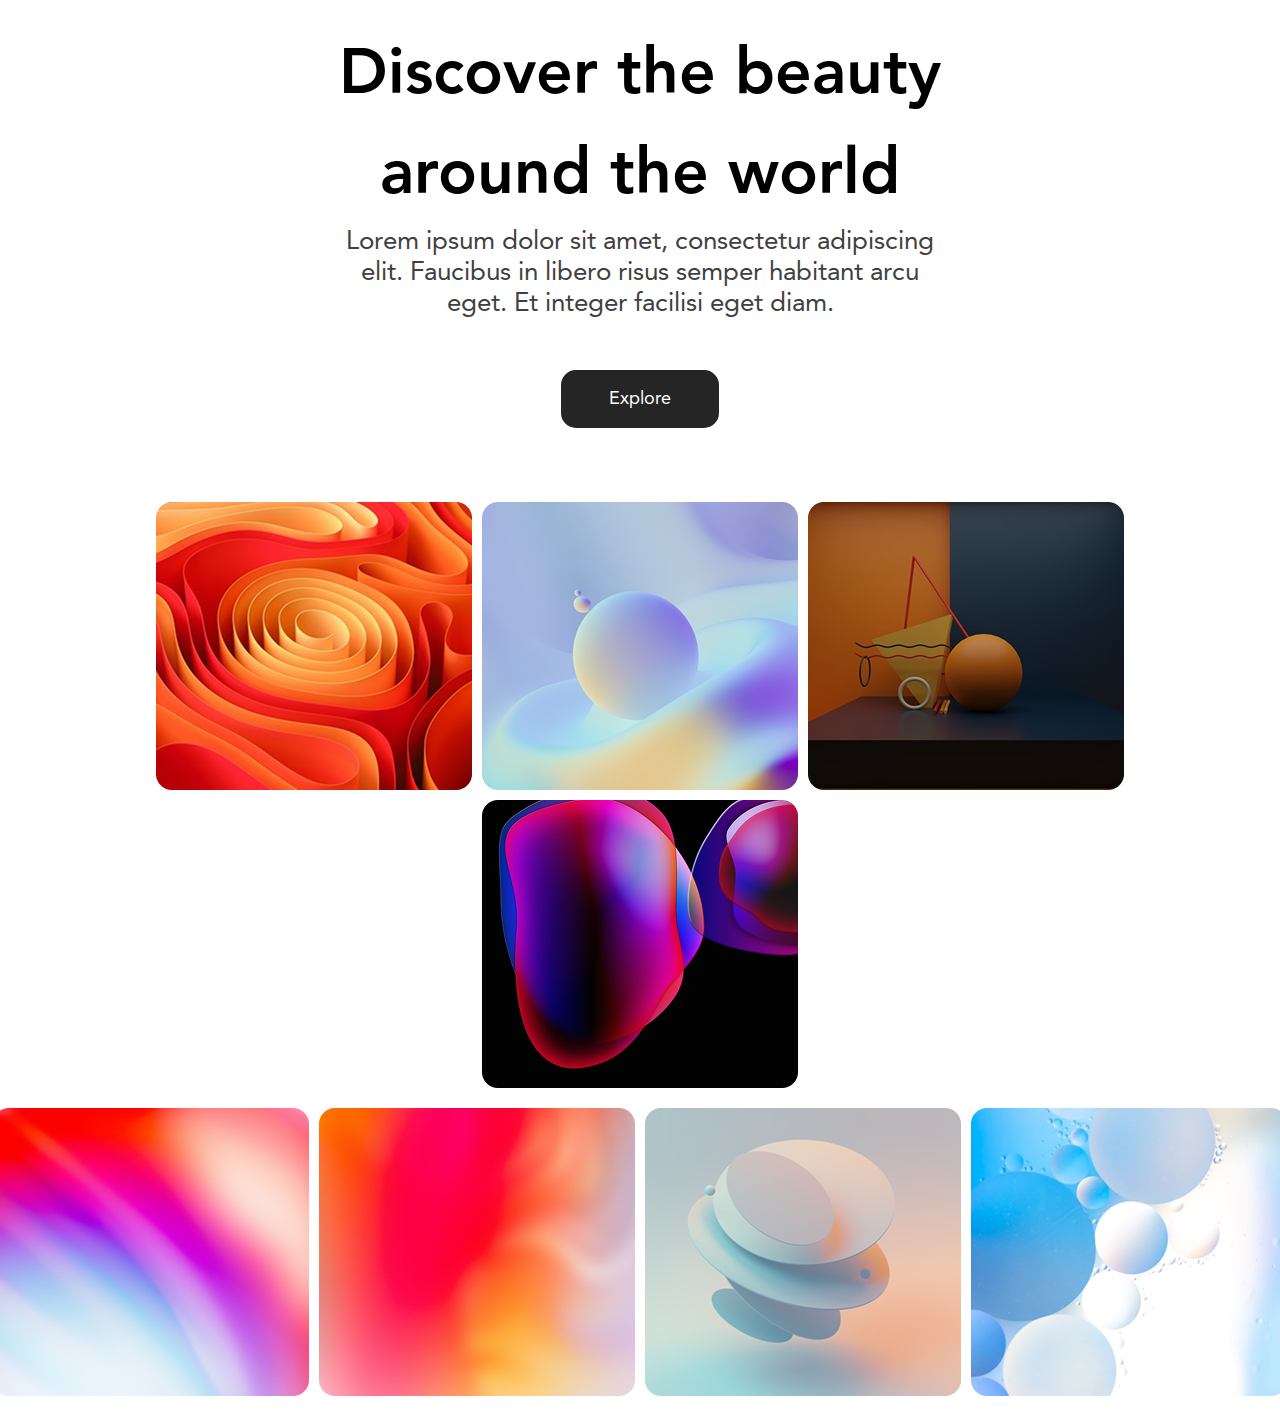
<file: views/page-1.html>
<!DOCTYPE html>
<html lang="en">
<head>
    <meta charset="UTF-8">
    <meta name="viewport" content="width=device-width, initial-scale=1.0">
    <link rel="stylesheet" href="../src/css/page-1.css">
    <link rel="stylesheet" href="../src/css/variables.css">

    
    <title>page 1</title>
</head>
<body>
    <div class="container">
        <div class="header">
            <h1 class="titulo" >Discover the beauty around the world</h1>
            <p class="parrafo" >Lorem ipsum dolor sit amet, consectetur adipiscing elit. Faucibus in libero risus semper habitant arcu eget. Et integer facilisi eget diam.</p>
            <a class="button" href="#">Explore</a>
        </div>

        <div class="gallery">
            <img src="../src/storage/img/img-page-1/img-1.png" alt="Image 1">
            <img src="../src/storage/img/img-page-1/img-2.png" alt="Image 2">
            <img src="../src/storage/img/img-page-1/img-3.png" alt="Image 3">
            <img src="../src/storage/img/img-page-1/img-4.png" alt="Image 4">
            
        <div class="gallery-2">
            <img src="../src/storage/img/img-page-1/img-5.png" alt="Image 5">
            <img src="../src/storage/img/img-page-1/img-6.png" alt="Image 6">
            <img src="../src/storage/img/img-page-1/img-7.png" alt="Image 7">
            <img src="../src/storage/img/img-page-1/img-8.png" alt="Image 8">
            </div>
        </div>
    </div>
</body>
</html>
</file>
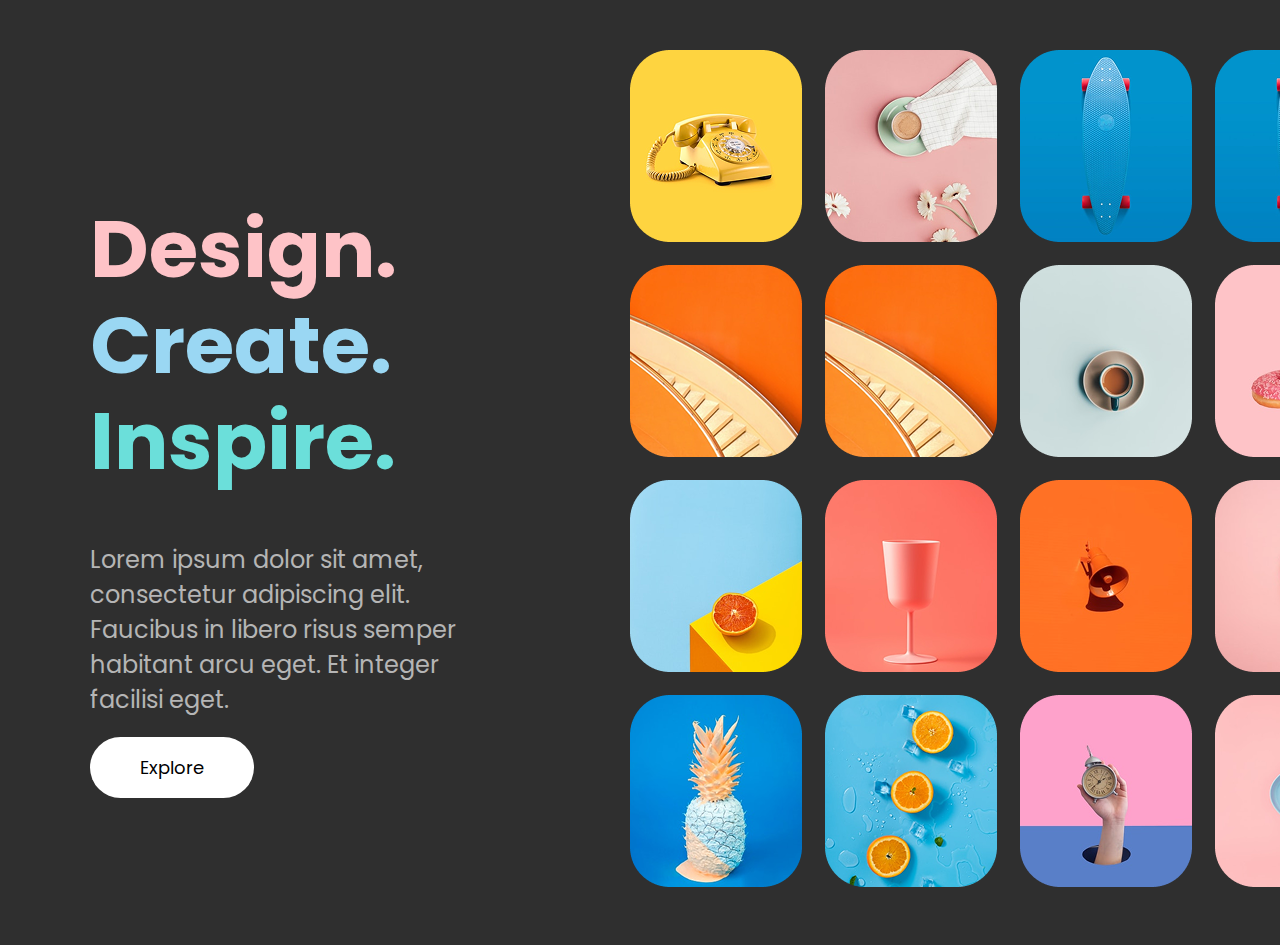
<file: views/page-10.html>
<!DOCTYPE html>
<html lang="es">
<head>
    <meta charset="UTF-8">
    <meta name="viewport" content="width=device-width, initial-scale=1.0">
    <title>page-10</title>
    <link rel="stylesheet" href="../src/css/variables.css">
    <link rel="stylesheet" href="../src/css/page-10.css">
</head>
<body>
    <div class="container">
        <!-- Sección de texto -->
        <div class="text-container">
            <h1><span class="pink">Design.</span><br>
                <span class="blue">Create.</span><br>
                <span class="green">Inspire.</span></h1>
            <p>Lorem ipsum dolor sit amet, consectetur adipiscing elit. Faucibus in libero risus semper habitant arcu eget. Et integer facilisi eget.</p>
            <a href="#" class="btn">Explore</a>
        </div>

        <!-- Galería de imágenes -->
        <div class="gallery">
            <div class="grid">
                <div class="grid-item"><img src="../src/storage/img/img-page-10/img-1.png" alt="Imagen 1"></div>
                <div class="grid-item"><img src="../src/storage/img/img-page-10/img-2.png" alt="Imagen 2"></div>
                <div class="grid-item"><img src="../src/storage/img/img-page-10/img-3.png" alt="Imagen 3"></div>
                <div class="grid-item"><img src="../src/storage/img/img-page-10/img-3.png" alt="Imagen 4"></div>
                <div class="grid-item"><img src="../src/storage/img/img-page-10/img-4.png" alt="Imagen 5"></div>
                <div class="grid-item"><img src="../src/storage/img/img-page-10/img-4.png" alt="Imagen 6"></div>
                <div class="grid-item"><img src="../src/storage/img/img-page-10/img-5.png" alt="Imagen 7"></div>
                <div class="grid-item"><img src="../src/storage/img/img-page-10/img-6.png" alt="Imagen 8"></div>
                <div class="grid-item"><img src="../src/storage/img/img-page-10/img-7.png" alt="Imagen 9"></div>
                <div class="grid-item"><img src="../src/storage/img/img-page-10/img-8.png" alt="Imagen 10"></div>
                <div class="grid-item"><img src="../src/storage/img/img-page-10/img-9.png" alt="Imagen 11"></div>
                <div class="grid-item"><img src="../src/storage/img/img-page-10/img-10.png" alt="Imagen 12"></div>
                <div class="grid-item"><img src="../src/storage/img/img-page-10/img-11.png" alt="Imagen 13"></div>
                <div class="grid-item"><img src="../src/storage/img/img-page-10/img-12.png" alt="Imagen 14"></div>
                <div class="grid-item"><img src="../src/storage/img/img-page-10/img-13.png" alt="Imagen 15"></div>
                <div class="grid-item"><img src="../src/storage/img/img-page-10/img-14.png" alt="Imagen 16"></div>
            </div>
        </div>
    </div>
</body>
</html>
</file>
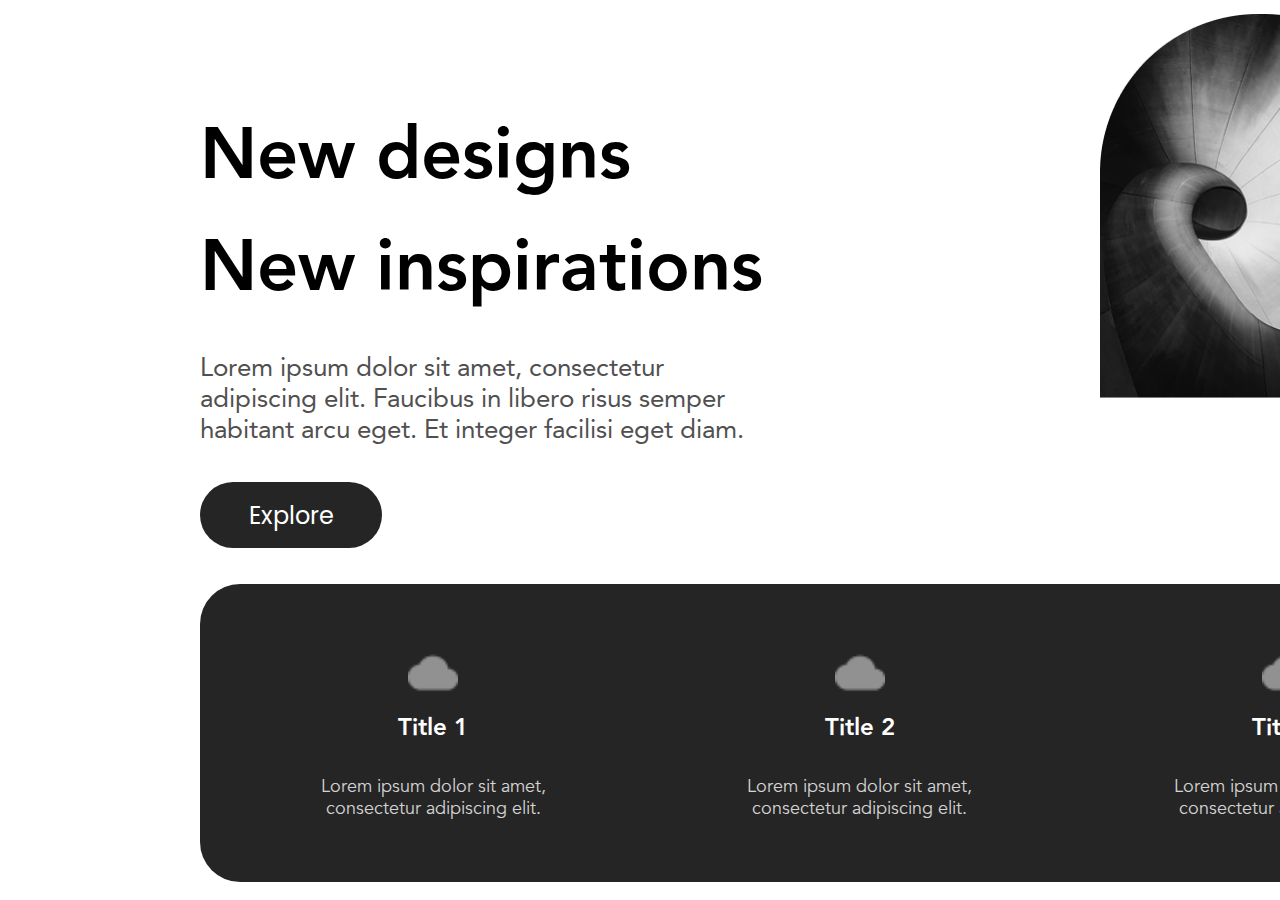
<file: views/page-11.html>
<!DOCTYPE html>
<html lang="en">
<head>
    <meta charset="UTF-8">
    <meta name="viewport" content="width=device-width, initial-scale=1.0">
    <title>ladin page 11</title>
    <link rel="stylesheet" href="../src/css/page-11.css">

</head>
<body>
    <section class="first">
        <h1>New designs New inspirations</h1>
        <p class="p1">Lorem ipsum dolor sit amet, consectetur adipiscing elit. Faucibus in libero risus semper habitant arcu eget. Et integer facilisi eget diam.</p>
        <button class="button1">Explore</button>
    </section>

    <section class="second">
        <img class="img-1" src="../src/storage/img/img-page-11/Rectangle 6.png">
        <img class="img-2" src="../src/storage/img/img-page-11/Rectangle 7.png">
    </section>
    <section class="third">
        <div class="card">
            <img src="../src/storage/img/img-page-11/Cloud.png" alt="Icono nube">
            <h1>Title 1</h1>
            <p>Lorem ipsum dolor sit amet, consectetur adipiscing elit.</p>
        </div>
    
        <div class="card">
            <img src="../src/storage/img/img-page-11/Cloud.png" alt="Icono nube">
            <h1>Title 2</h1>
            <p>Lorem ipsum dolor sit amet, consectetur adipiscing elit.</p>
        </div>
    
        <div class="card">
            <img src="../src/storage/img/img-page-11/Cloud.png" alt="Icono nube">
            <h1>Title 3</h1>
            <p>Lorem ipsum dolor sit amet, consectetur adipiscing elit.</p>
        </div>
    </section>
    
</body>
</html>
</file>
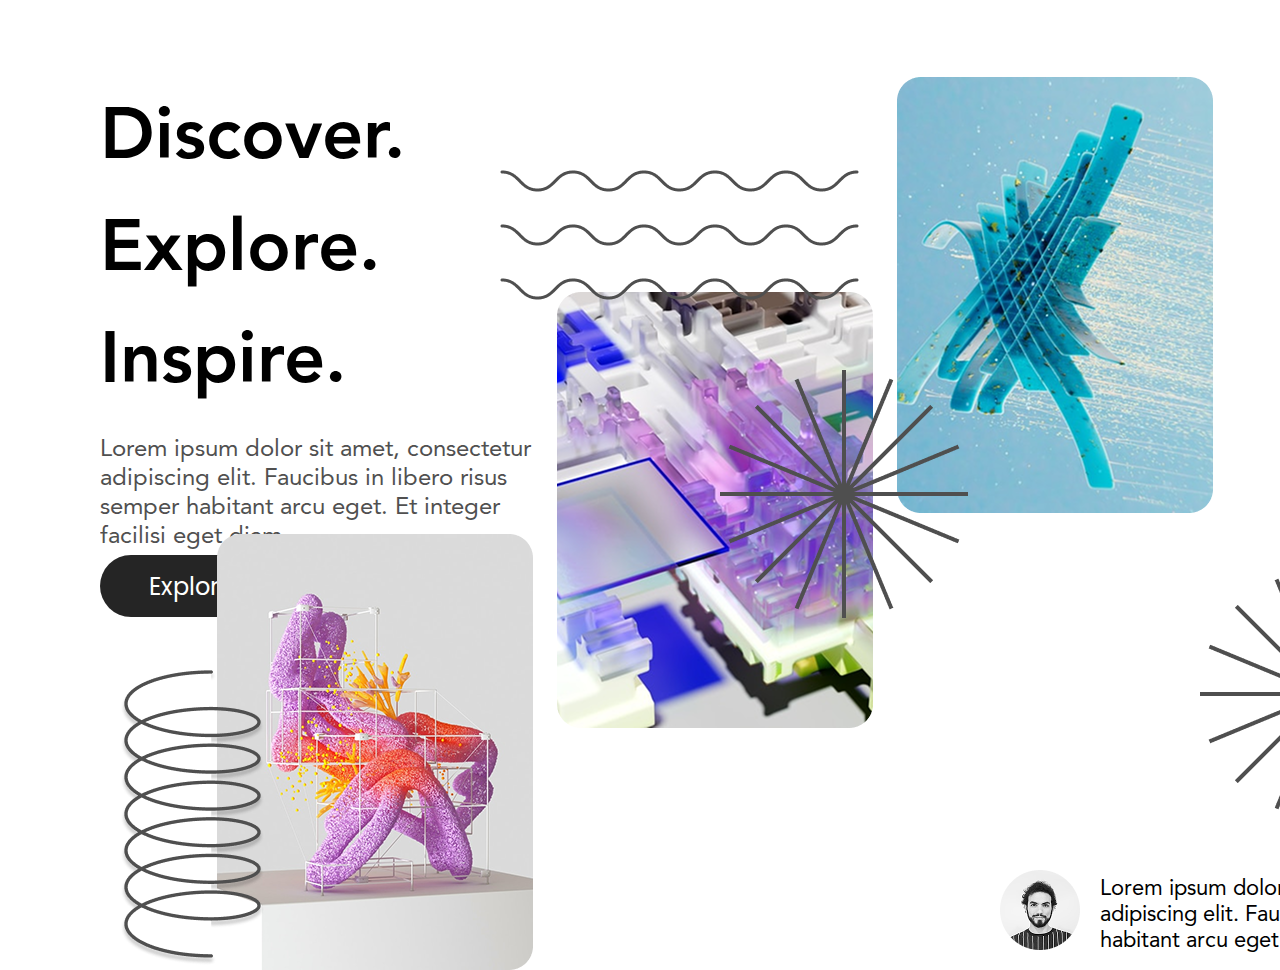
<file: views/page-12.html>
<!DOCTYPE html>
<html lang="en">
<head>
    <meta charset="UTF-8">
    <meta name="viewport" content="width=device-width, initial-scale=1.0">
    <title>page 12</title>
    <link rel="stylesheet" href="../src/css/page-12.css">
</head>
<body>
    <main>
        <section class="first">
            <h1>Discover. Explore. Inspire.</h1>
            <p class="p1">Lorem ipsum dolor sit amet, consectetur adipiscing elit. Faucibus in libero risus semper habitant arcu eget. Et integer facilisi eget diam.</p>
            <button class="button1">Explore</button>
        </section>

        <section class="photo">
            <img src="../src/storage/img/img-page-12/Image area.png">
        </section>
        <section class="forms">
            <img class="dawn" src="../src/storage/img/img-page-12/Dawn.png">
            <img class="dawn2" src="../src/storage/img/img-page-12/Dawn.png">
            <img class="shape-wave" src="../src/storage/img/img-page-12/shape wave.png">
            <img class="spiral3" src="../src/storage/img/img-page-12/Spiral 3.png">
        </section>
        <section>
            <img class="cara" src="../src/storage/img/img-page-12/Ellipse 2.png">
            <p class="parrafo">Lorem ipsum dolor sit amet, consectetur adipiscing elit. Faucibus in libero risus semper habitant arcu eget. Et integer facilisi eget diam.</p>


        </section>
    </main>
</body>
</html>
</file>
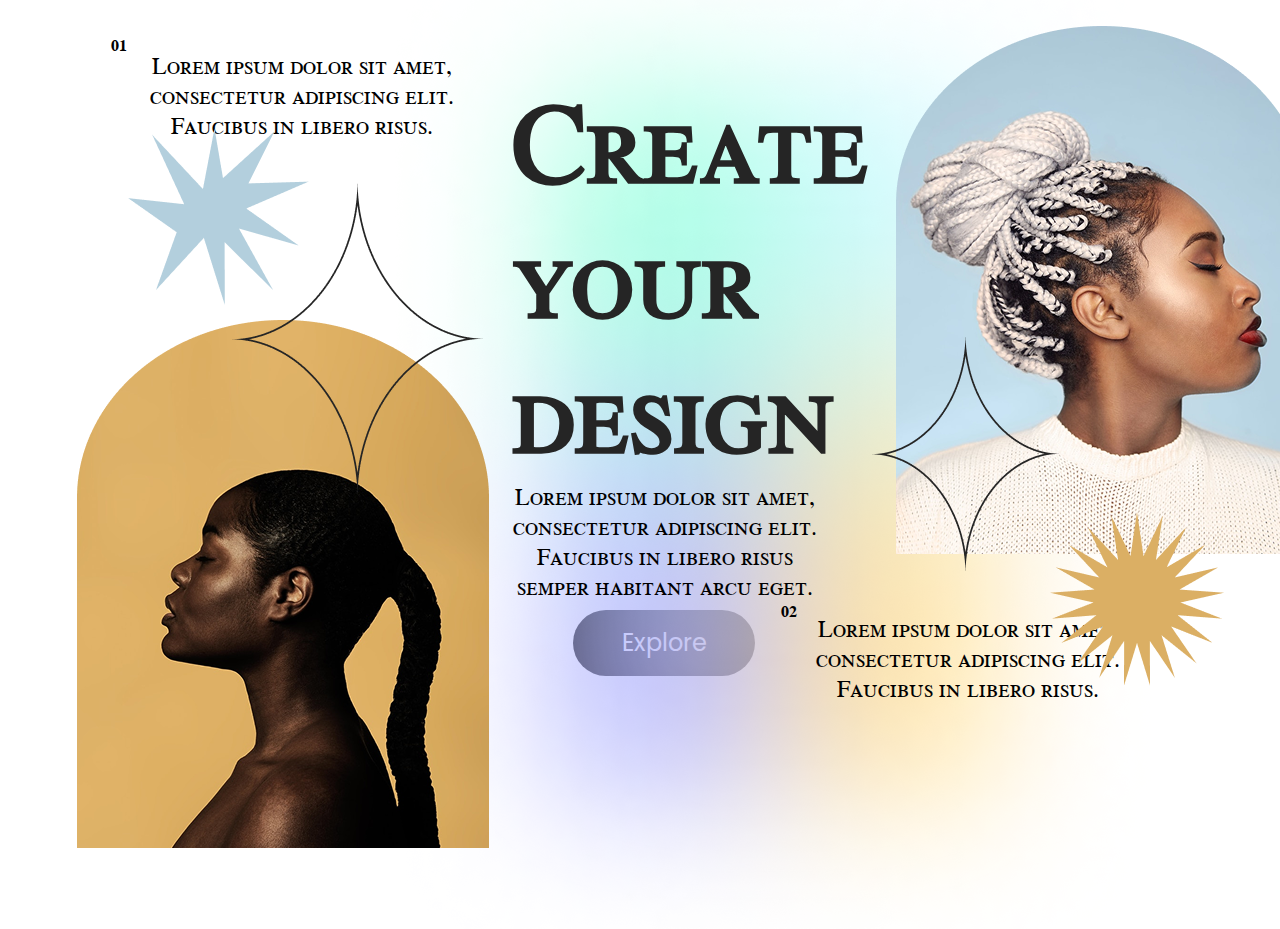
<file: views/page-13.html>
<!DOCTYPE html>
<html lang="en">
<head>
    <meta charset="UTF-8">
    <meta name="viewport" content="width=device-width, initial-scale=1.0">
    <title>page 13</title>
    <link rel="stylesheet" href="../src/css/page-13.css">

</head>
<body>
    <section class="main">
        <h1>Create your design</h1>
        <p>Lorem ipsum dolor sit amet, consectetur adipiscing elit. Faucibus in libero risus semper habitant arcu eget.</p>
        <button>Explore</button>
    </section>
    <section class="images">
        <img class="top" src="../src/storage/img/img-page-13/Image top.png">
        <img class="bottom" src="../src/storage/img/img-page-13/Image bottom.png">
        <img class="star" src="../src/storage/img/img-page-13/star.png">
        <img class="star-2" src="../src/storage/img/img-page-13/Star (1).png">
        <img class="Explosion" src="../src/storage/img/img-page-13/Explosion.png">
        <img class="Party" src="../src/storage/img/img-page-13/Party.png">
        <img class="fondo" src="../src/storage/img/img-page-13/Gradient bg.png">
    </section>
    <section class="second">
        <span class="o1">01</span>
        <span class="o2">02</span>
        <p class="p1">Lorem ipsum dolor sit amet, consectetur adipiscing elit. Faucibus in libero risus.</p>
        <p class="p2">Lorem ipsum dolor sit amet, consectetur adipiscing elit. Faucibus in libero risus.</p>


    </section>
</body>
</html>
</file>
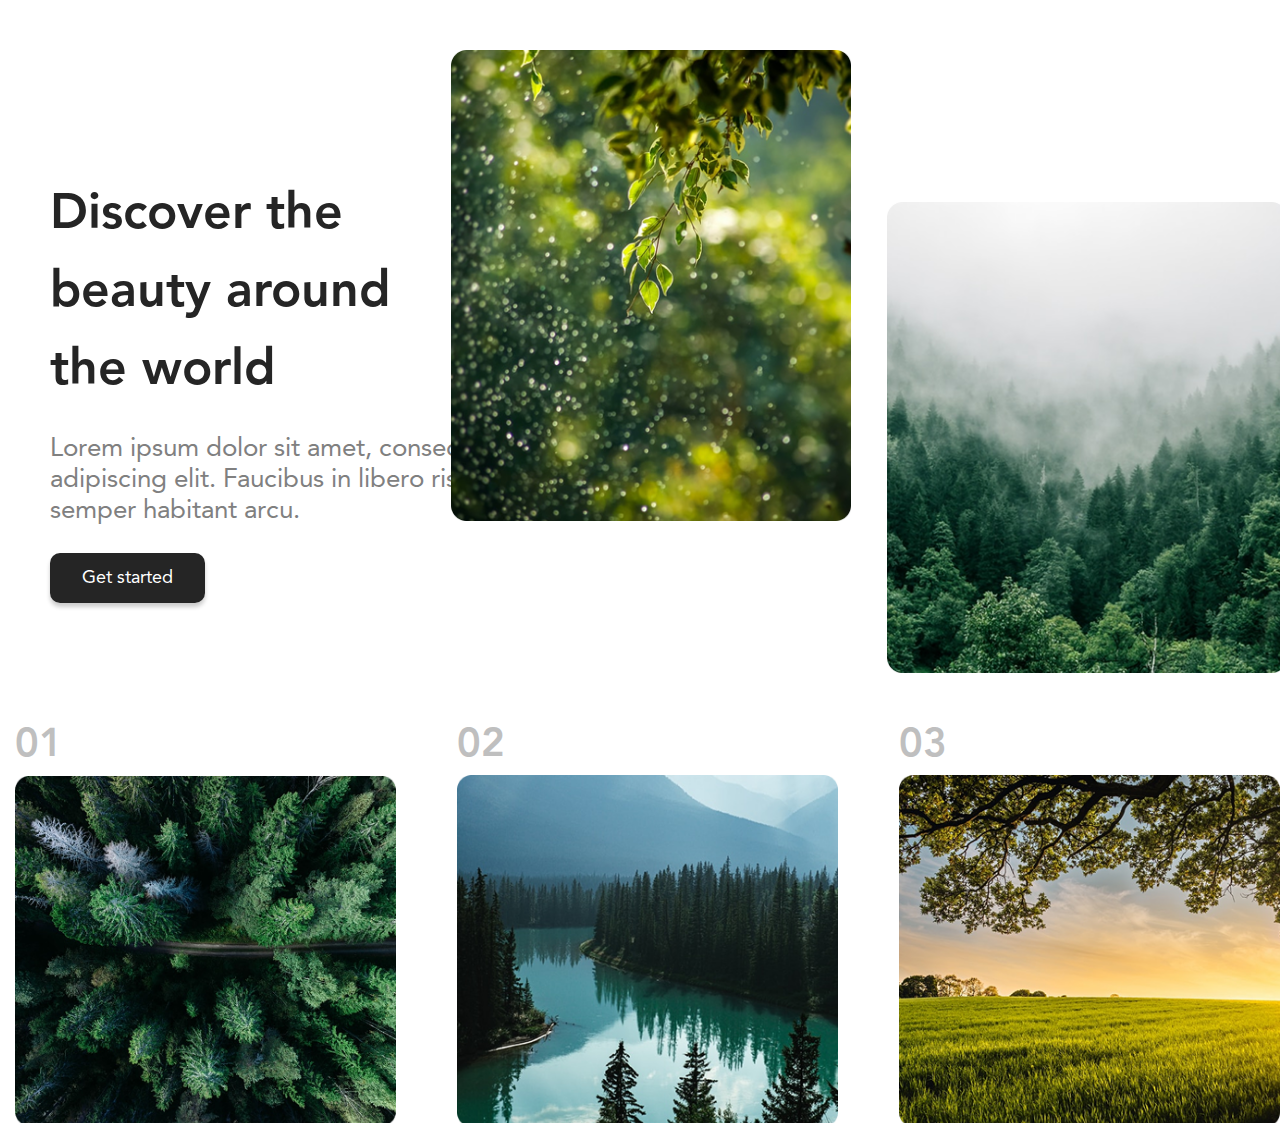
<file: views/page-2.html>
<!DOCTYPE html>
<html lang="en">
<head>
    <meta charset="UTF-8">
    <meta name="viewport" content="width=device-width, initial-scale=1.0">
    <title>page 2</title>
    <link rel="stylesheet" href="../src/css/page-2.css">
    <link rel="stylesheet" href="../src/css/variables.css">
</head>
<body>
    <section class="portada">
        <div class="portada-texto">
            <h1>Discover the beauty around the world</h1>
            <p>Lorem ipsum dolor sit amet, consectetur adipiscing elit. Faucibus in libero risus semper habitant arcu.</p>
            <a href="#">Get started</a>
        </div>
        <div class="portada-imagenes">
            <img class="img-1" src="../src/storage/img/img-page-2/landscapes-left.png">
            <img  class="img-2" src="../src/storage/img/img-page-2/landscapes-right.png">
        </div>
    </section>

    <section class="galeria">
        <div class="galeria-img">
            <span>01</span>
            <img src="../src/storage/img/img-page-2/landscapes-1.png">
        </div>
        <div class="galeria-img">
            <span>02</span>
            <img src="../src/storage/img/img-page-2/landscapes-2.png">
        </div>
        <div class="galeria-img">
            <span>03</span>
            <img src="../src/storage/img/img-page-2/landscapes-3.png">
        </div>
    </section>
</body>
</html>
</file>
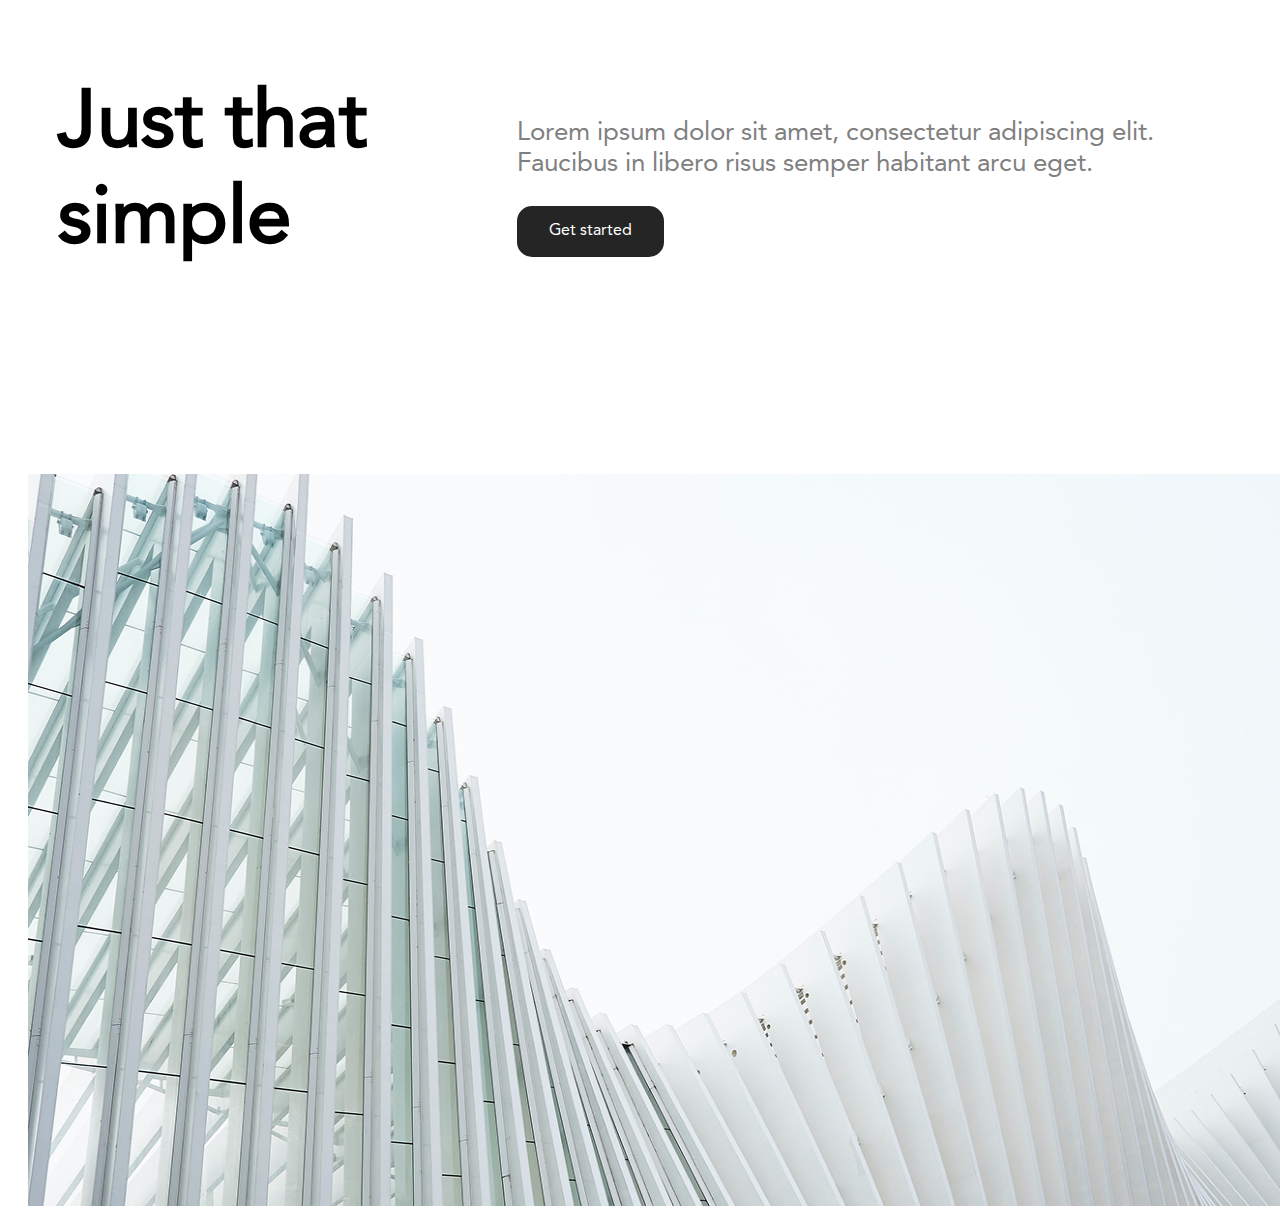
<file: views/page-3.html>
<!DOCTYPE html>
<html lang="en">
<head>
    <meta charset="UTF-8">
    <meta name="viewport" content="width=device-width, initial-scale=1.0">
    <title>page 3</title>
    <link rel="stylesheet" href="../src/css/page-3.css">
    <link rel="stylesheet" href="../src/css/variables.css">
</head>
<body>
    <section>
        <div class="texto-principal">
            <h1>Just that simple</h1>
            <div class="sub-texto">
                <p>Lorem ipsum dolor sit amet, consectetur adipiscing elit. Faucibus in libero risus semper habitant arcu eget.</p>
                <a href="#">Get started</a>
            </div>

        </div>
        <div class="img-principal">
            <img src="../src/storage/img/img-page-3/img.png" alt="img">
        </div>
    </section>
</body>
</html>
</file>
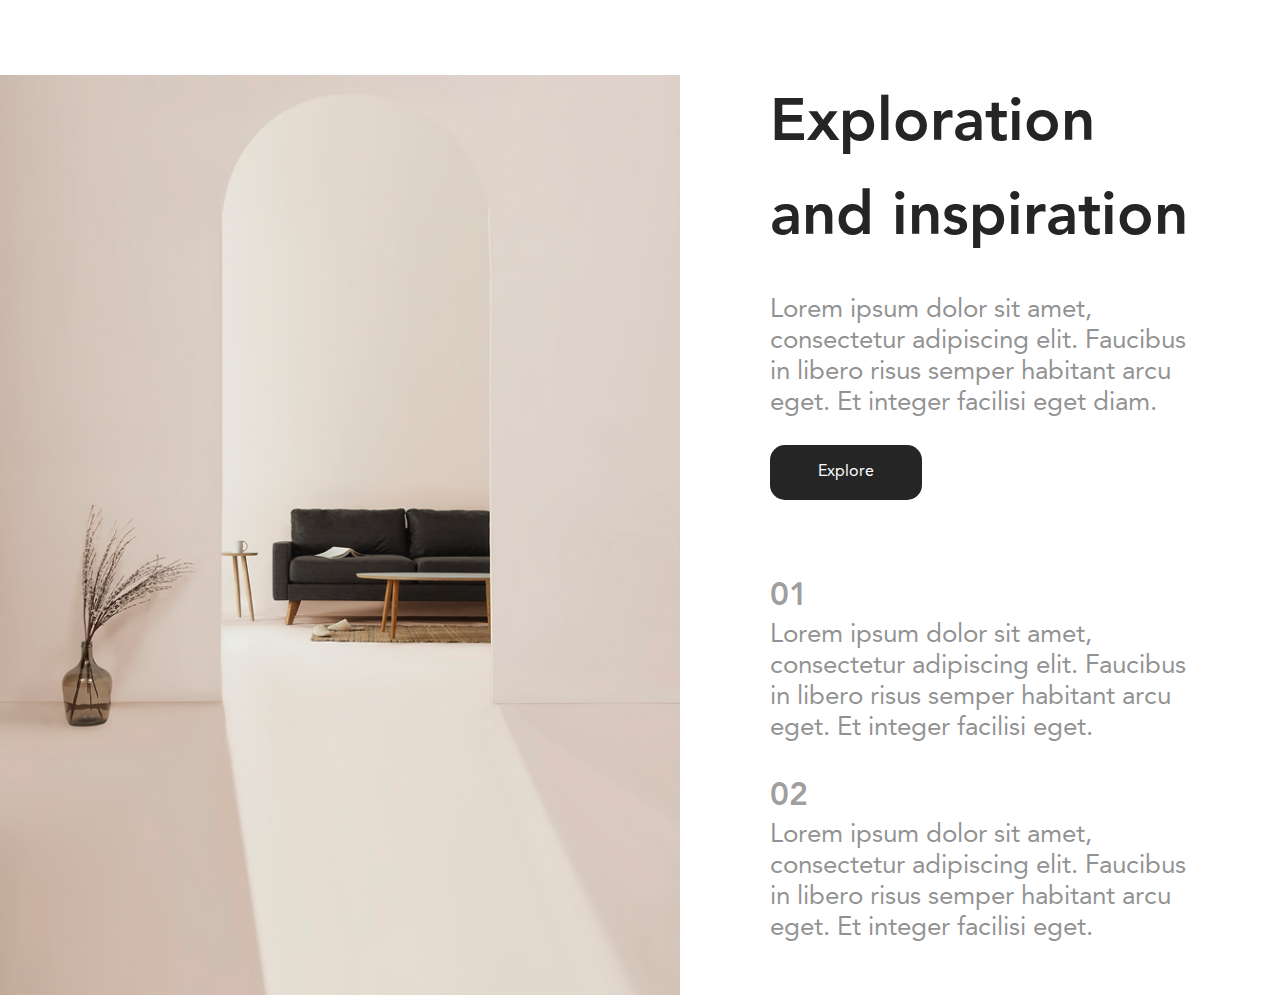
<file: views/page-4.html>
<!DOCTYPE html>
<html lang="en">
<head>
    <meta charset="UTF-8">
    <meta name="viewport" content="width=device-width, initial-scale=1.0">
    <title>page 4</title>
    <link rel="stylesheet" href="../src/css/page-4.css"></head>
    <link rel="stylesheet" href="../src/css/variables.css"></head>
<body>
    <div class="container">
        <section class="image-section">
            <img src="../src/storage/img/img-page-4/img-muebles.png" alt="Imagen decorativa">
        </section>
        <section class="content-section">
            <h1>Exploration and inspiration</h1>
            <p>Lorem ipsum dolor sit amet, consectetur adipiscing elit. Faucibus in libero risus semper habitant arcu eget. Et integer facilisi eget diam.</p>
            <a href="#" class="btn">Explore</a>
            <div class="info">
                <h2>01</h2>
                <p>Lorem ipsum dolor sit amet, consectetur adipiscing elit. Faucibus in libero risus semper habitant arcu eget. Et integer facilisi eget.</p>
                <h2>02</h2>
                <p>Lorem ipsum dolor sit amet, consectetur adipiscing elit. Faucibus in libero risus semper habitant arcu eget. Et integer facilisi eget.</p>
            </div>
        </section>
    </div>
</body>
</html>
</file>
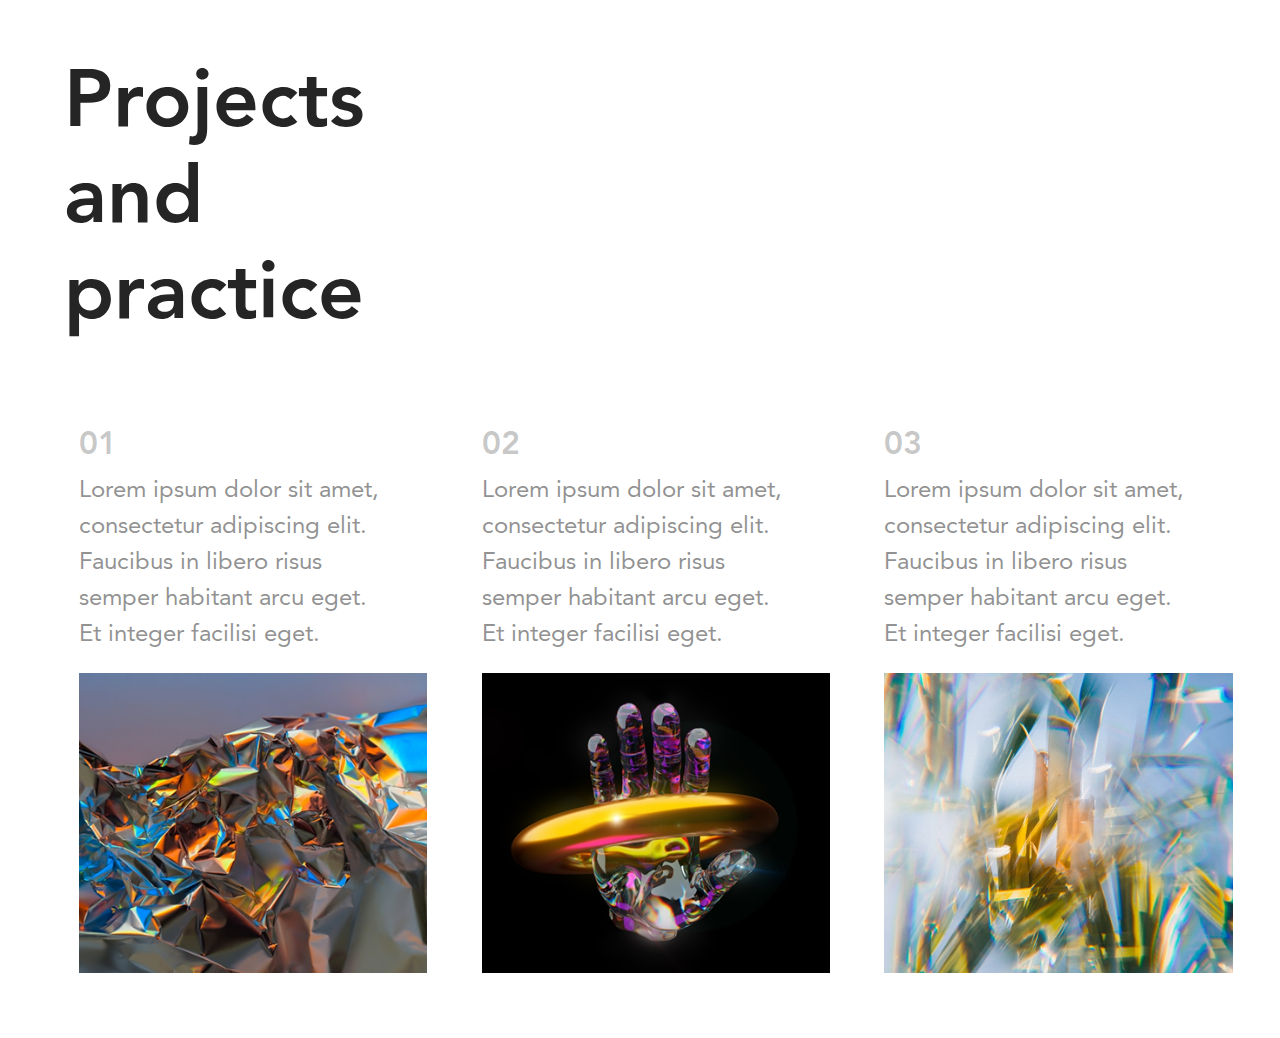
<file: views/page-5.html>
<!DOCTYPE html>
<html lang="en">
<head>
    <meta charset="UTF-8">
    <meta name="viewport" content="width=device-width, initial-scale=1.0">
    <title>page 5</title>
    <link rel="stylesheet" href="../src/css/page-5.css">
    <link rel="stylesheet" href="../src/css/variables.css">
</head>
<body>
    <div class="contenedor-page">
        <h1>Projects and practice</h1>
        <div class="projects-container">
            <div class="content">
                <h3>01</h3>
                <p>Lorem ipsum dolor sit amet, consectetur adipiscing elit. Faucibus in libero risus semper habitant arcu eget. Et integer facilisi eget.</p>
                <img src="../src/storage/img/img-page-5/img-left.png" alt="Proyecto 1">
            </div>
            <div class="content">
                <h3>02</h3>
                <p>Lorem ipsum dolor sit amet, consectetur adipiscing elit. Faucibus in libero risus semper habitant arcu eget. Et integer facilisi eget.</p>
                <img src="../src/storage/img/img-page-5/img-center.png" alt="Proyecto 2">
            </div>
            <div class="content">
                <h3>03</h3>
                <p>Lorem ipsum dolor sit amet, consectetur adipiscing elit. Faucibus in libero risus semper habitant arcu eget. Et integer facilisi eget.</p>
                <img src="../src/storage/img/img-page-5/img-right.png" alt="Proyecto 3">
            </div>
        </div>
    </div>    
</body>
</html>
</file>
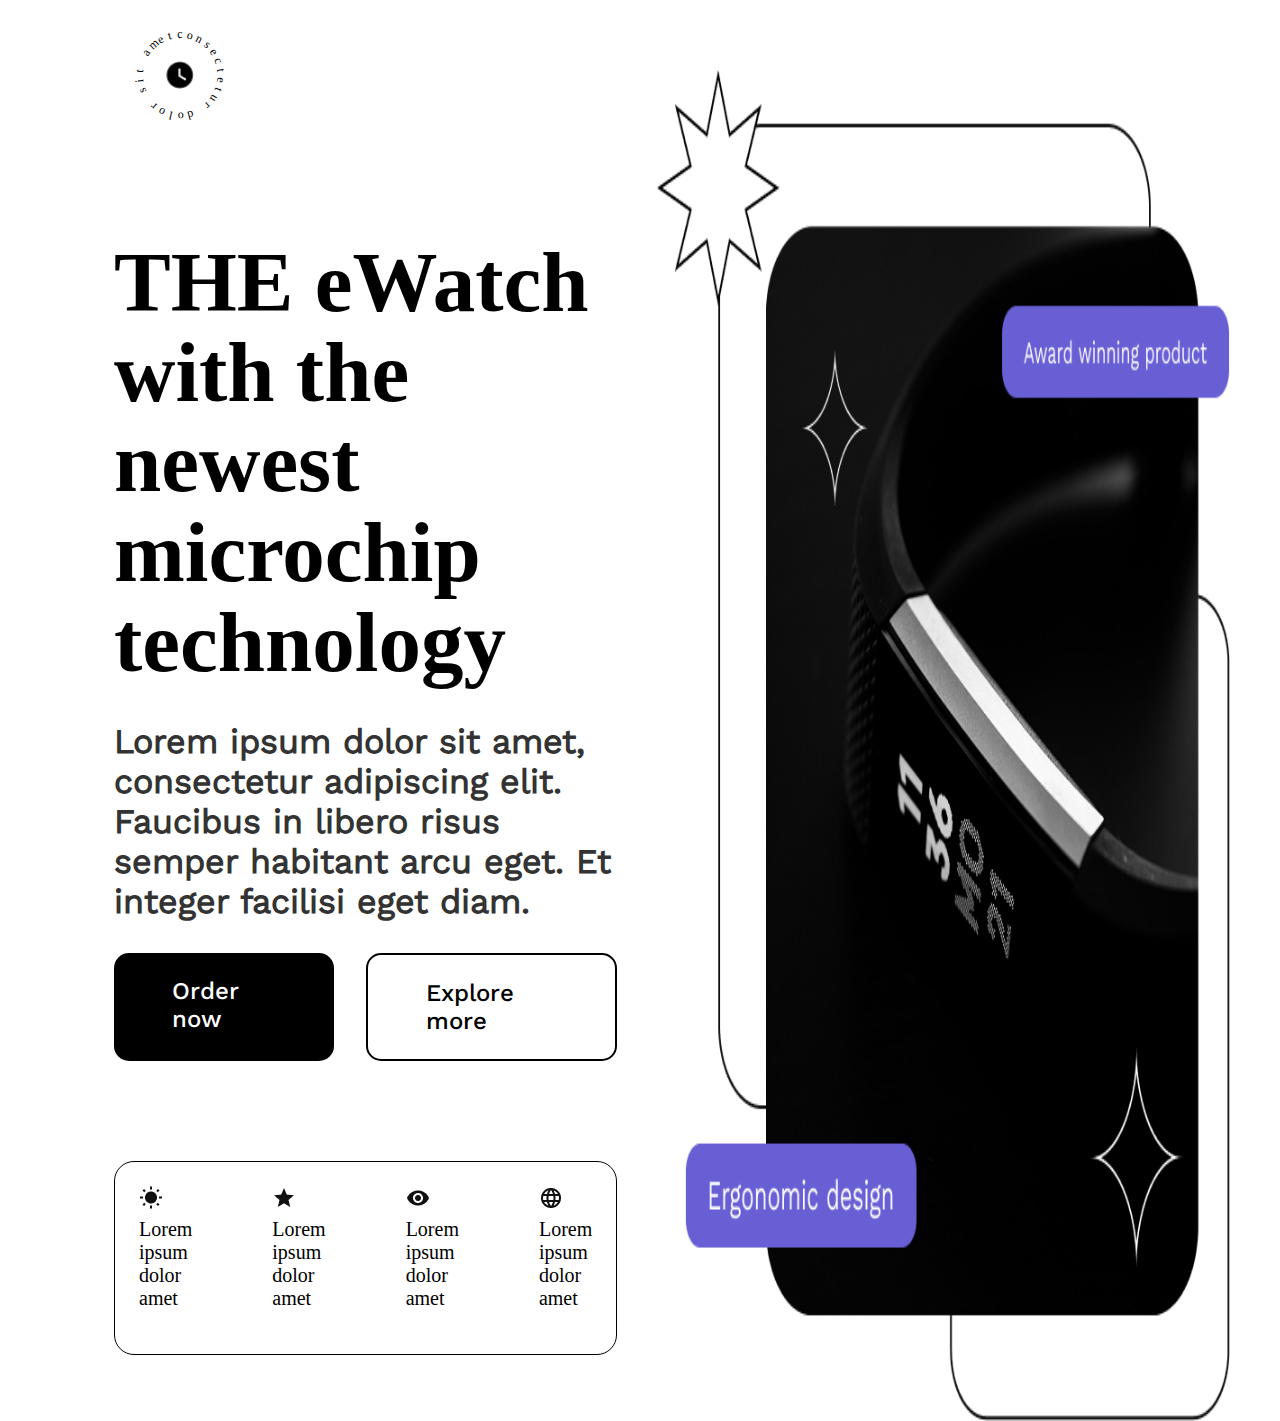
<file: views/page-6.html>
<!DOCTYPE html>
<html lang="en">
<head>
    <meta charset="UTF-8">
    <meta name="viewport" content="width=device-width, initial-scale=1.0">
    <title>eWatch Product</title>
    <link rel="stylesheet" href="../src/css/page-6.css">
    <link rel="stylesheet" href="../src/css/variables.css">

</head>
<body>
    <div class="circle-text">
        <div class="circle-icon">
            <div class="text-circle">
                <span style="--i:0">c</span>
                <span style="--i:1">o</span>
                <span style="--i:2">n</span>
                <span style="--i:3">s</span>
                <span style="--i:4">e</span>
                <span style="--i:5">c</span>
                <span style="--i:6">t</span>
                <span style="--i:7">e</span>
                <span style="--i:8">t</span>
                <span style="--i:9">u</span>
                <span style="--i:10">r</span>
                <span style="--i:11"> </span>
                <span style="--i:12">d</span>
                <span style="--i:13">o</span>
                <span style="--i:14">l</span>
                <span style="--i:15">o</span>
                <span style="--i:16">r</span>
                <span style="--i:17"> </span>
                <span style="--i:18">s</span>
                <span style="--i:19">i</span>
                <span style="--i:20">t</span>
                <span style="--i:21"> </span>
                <span style="--i:22">a</span>
                <span style="--i:23">m</span>
                <span style="--i:24">e</span>
                <span style="--i:25">t</span>
                <span style="--i:26">.</span>
                <img src="../src/storage/img/img-page-6/Icons-watch.png" alt="Clock">
            </div>            
           
        </div>
    </div>
    <div class="container">
        <div class="left-section">
            <h1>THE eWatch with the newest microchip technology</h1>
            <h3>Lorem ipsum dolor sit amet, consectetur adipiscing elit. Faucibus in libero risus semper habitant arcu eget. Et integer facilisi eget diam.</h3>
            <div class="a">
                <a class="btn-black">Order now</a>
                <a class="btn-white">Explore more</a>
            </div>
            <div class="features-box">
                <div class="feature-item">
                    <img src="../src/storage/img/img-page-6/Icons-sun.png" alt="Sun">
                    <p>Lorem ipsum dolor amet</p>
                </div>
                <div class="feature-item">
                    <img src="../src/storage/img/img-page-6/Icons-star.png" alt="Star">
                    <p>Lorem ipsum dolor amet</p>
                </div>
                <div class="feature-item">
                    <img src="../src/storage/img/img-page-6/Icons-eye.png" alt="Eye">
                    <p>Lorem ipsum dolor amet</p>
                </div>
                <div class="feature-item">
                    <img src="../src/storage/img/img-page-6/Icons-world.png" alt="World">
                    <p>Lorem ipsum dolor amet</p>
                </div>
            </div>        
        </div>
        
    <div class="right-section">
        <img src="../src/storage/img/img-page-6/watch.png" alt="">
           
    </div>
        
    </div>
</div>
</body>
</html>
</file>
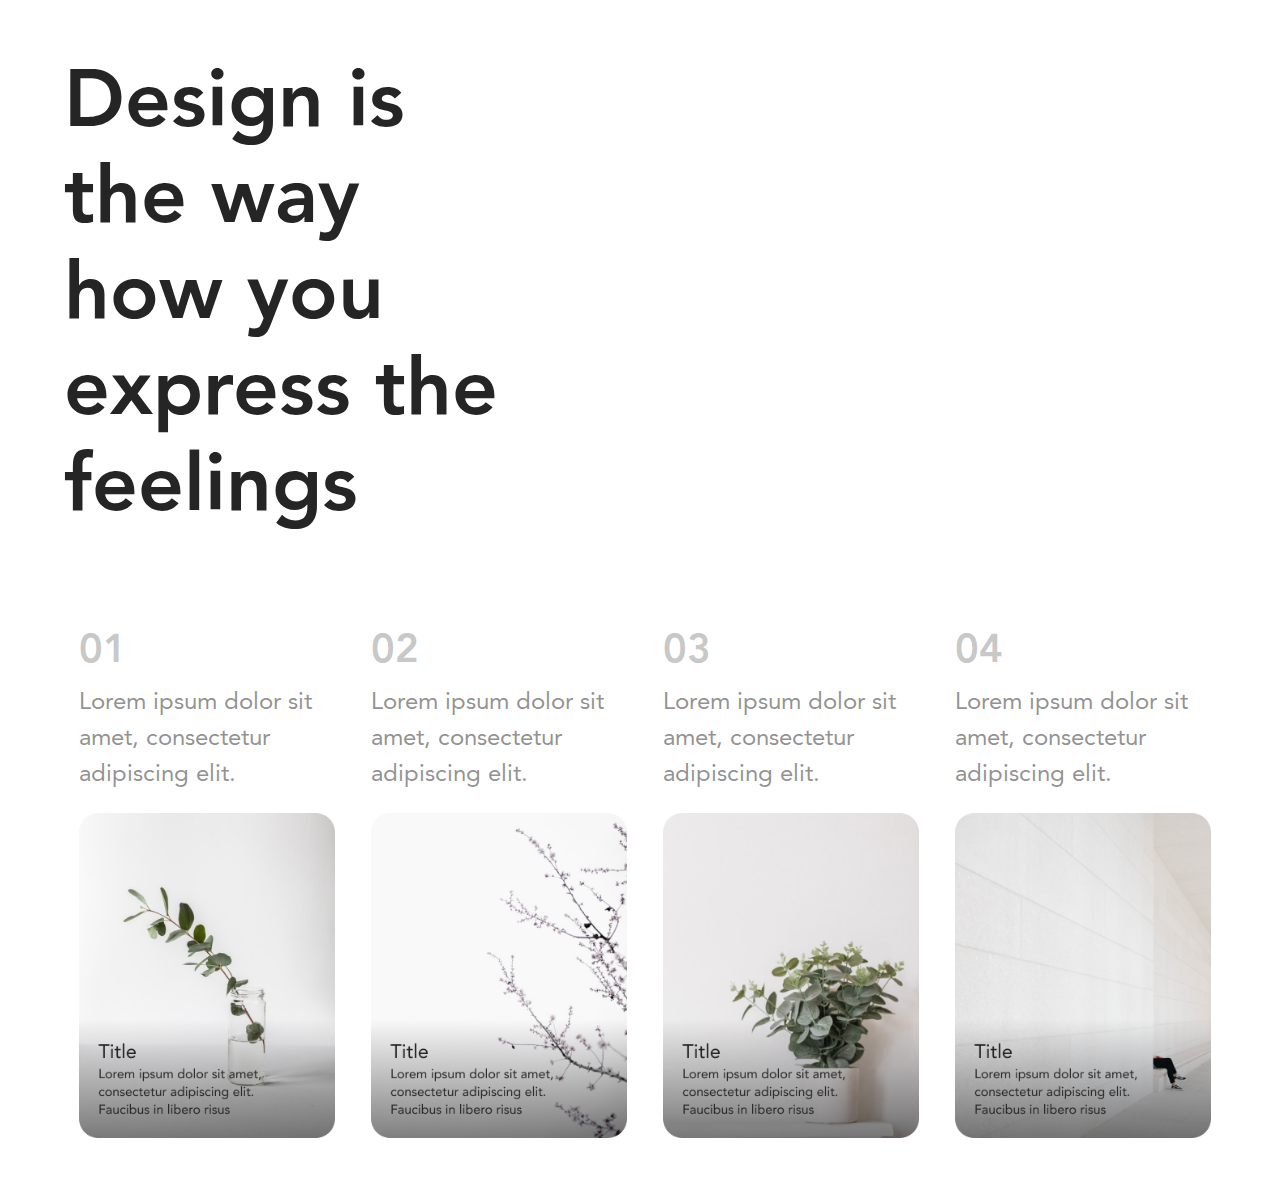
<file: views/page-7.html>
<!DOCTYPE html>
<html lang="en">
<head>
    <meta charset="UTF-8">
    <meta name="viewport" content="width=device-width, initial-scale=1.0">
    <title>page 7</title>
    <link rel="stylesheet" href="../src/css/page-7.css">
    <link rel="stylesheet" href="../src/css/variables.css">
</head>
<body>
    <div class="contenedor-page">
        <h1>Design is the way how you express the feelings</h1>
        <div class="projects-container">
            <div class="content">
                <h3>01</h3>
                <p>Lorem ipsum dolor sit amet, consectetur adipiscing elit.</p>
                <img src="../src/storage/img/img-page-7/img-1.png" alt="Proyecto 1">
            </div>
            <div class="content">
                <h3>02</h3>
                <p>Lorem ipsum dolor sit amet, consectetur adipiscing elit.</p>
                <img src="../src/storage/img/img-page-7/img-2.png" alt="Proyecto 2">
            </div>
            <div class="content">
                <h3>03</h3>
                <p>Lorem ipsum dolor sit amet, consectetur adipiscing elit.</p>
                <img src="../src/storage/img/img-page-7/img-3.png" alt="Proyecto 3">
            </div>
            <div class="content">
                <h3>04</h3>
                <p>Lorem ipsum dolor sit amet, consectetur adipiscing elit.</p>
                <img src="../src/storage/img/img-page-7/img-4.png" alt="">
            </div>
        </div>
    </div>    
</body>
</html>
</file>
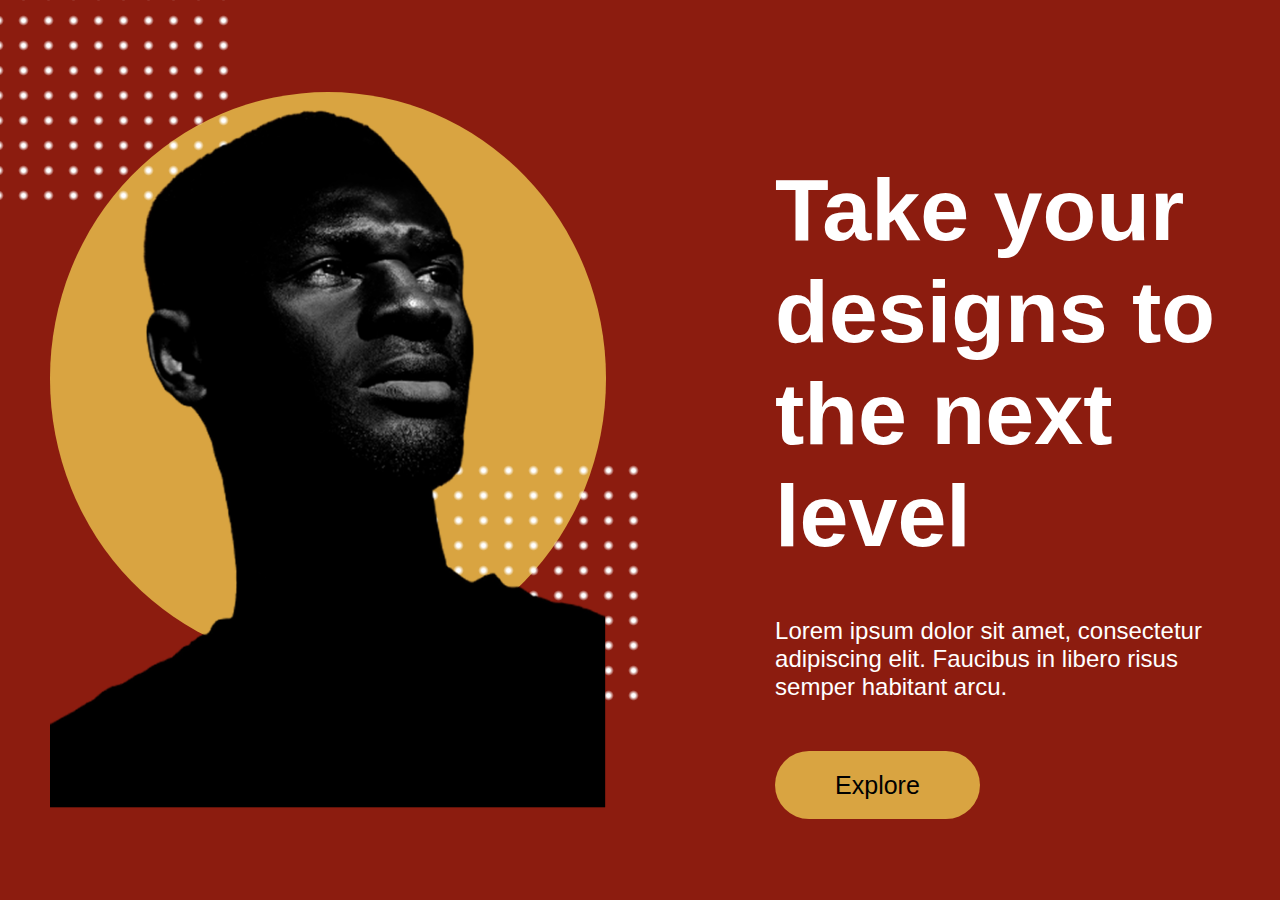
<file: views/page-8.html>
<!DOCTYPE html>
<html lang="en">
<head>
    <meta charset="UTF-8">
    <meta name="viewport" content="width=device-width, initial-scale=1.0">
    <title>page-8</title>
    <link rel="stylesheet" href="../src/css/page-8.css">
    <link rel="stylesheet" href="../src/css/variables.css">

</head>
<body>
    <div class="container">
        <div class="image-container">
            <div class="circle"></div>
            <img src="../src/storage/img/img-page-8/men.png" alt="Person">
            <div class="dots-1"></div>
            <div class="dots-2"></div>
        </div>
        
        <div class="text-container">
            <h1>Take your designs to the next level</h1>
            <p>Lorem ipsum dolor sit amet, consectetur adipiscing elit. Faucibus in libero risus semper habitant arcu.</p>
            <a href="#">Explore</a>
        </div>
    </div>
</body>
</html>
</file>
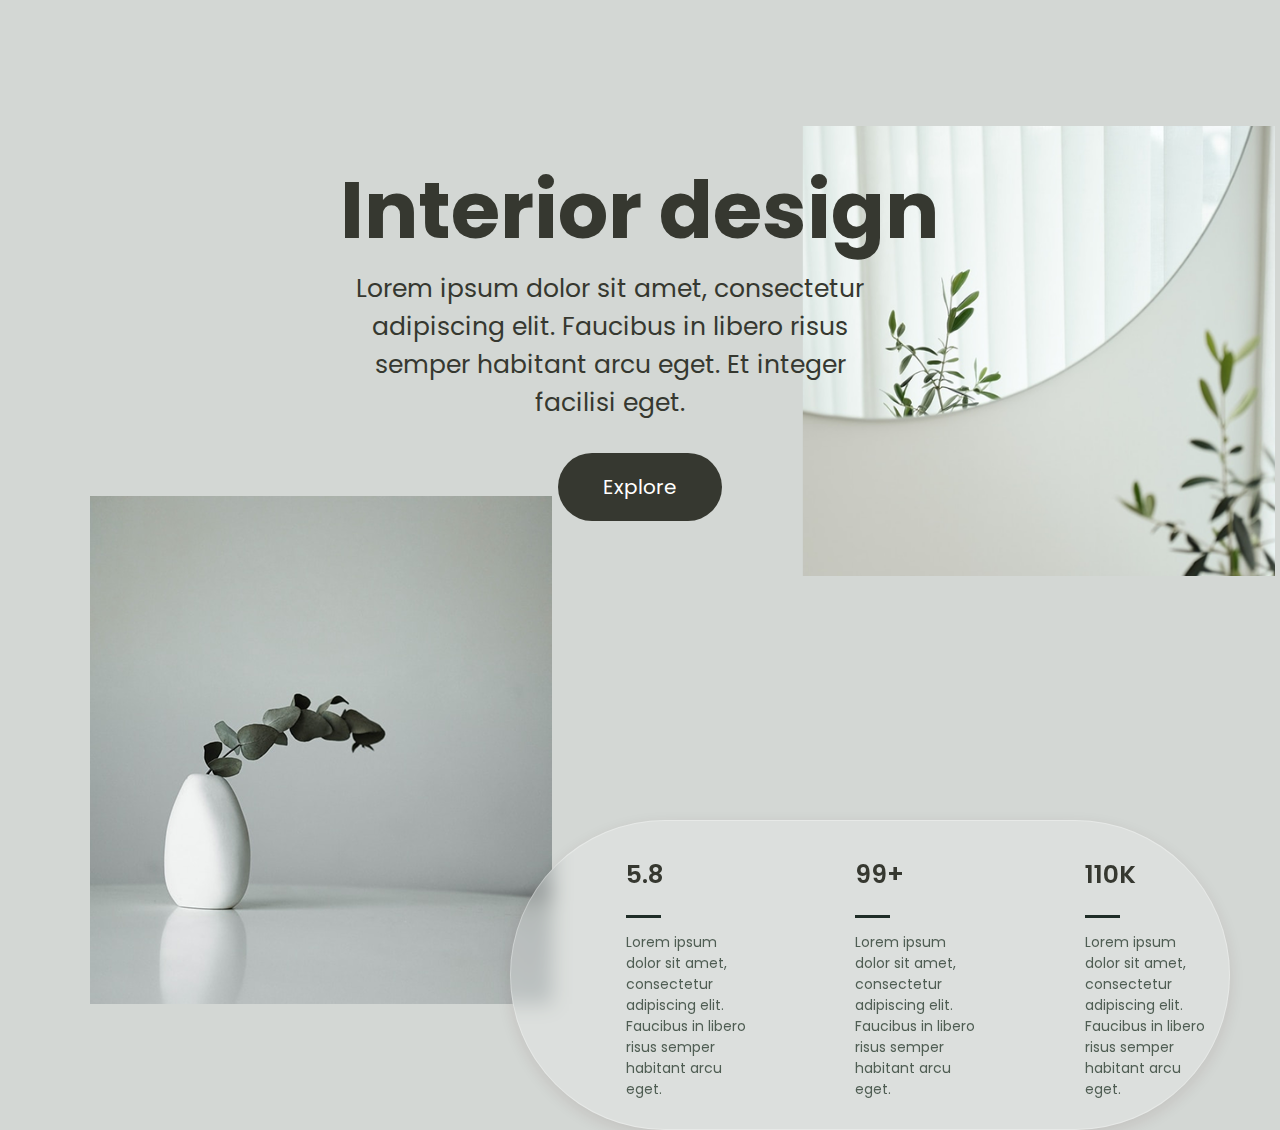
<file: views/page-9.html>
<!DOCTYPE html>
<html lang="en">
<head>
    <meta charset="UTF-8">
    <meta name="viewport" content="width=device-width, initial-scale=1.0">
    <title>page-9</title>
    <link rel="stylesheet" href="../src/css/page-9.css">
    <link rel="stylesheet" href="../src/css/variables.css">

</head>
<body>
    <div class="container">
        <!-- Sección de Texto -->
        <div class="text-container">
            <h1>Interior design</h1>
            <p>Lorem ipsum dolor sit amet, consectetur adipiscing elit. Faucibus in libero risus semper habitant arcu eget. Et integer facilisi eget.</p>
            <a href="#">Explore</a>
        </div>

        <!-- Sección de Imágenes -->
        <div class="image-container">
            <img class="Image-left" src="../src/storage/img/img-page-9/Image-left.png" alt="Decoración">
            <img class="Image-right" src="../src/storage/img/img-page-9/Image-right.png" alt="Espejo con plantas">
        </div>

        <!-- Sección de Métricas -->
        <div class="stats-container">
            <div class="stat">
                <h2>5.8</h2>
                <div class="stat-line"></div>
                <p>Lorem ipsum dolor sit amet, consectetur adipiscing elit. Faucibus in libero risus semper habitant arcu eget.</p>
            </div>
            <div class="stat">
                <h2>99+</h2>
                <div class="stat-line"></div>
                <p>Lorem ipsum dolor sit amet, consectetur adipiscing elit. Faucibus in libero risus semper habitant arcu eget.</p>
            </div>
            <div class="stat">
                <h2>110K</h2>
                <div class="stat-line"></div>
                <p>Lorem ipsum dolor sit amet, consectetur adipiscing elit. Faucibus in libero risus semper habitant arcu eget.</p>
            </div>
        </div>
    </div>
</body>
</html>
</file>
<file: src/css/page-1.css>
body {
    padding: 0;
    margin: 0;
    
}
.header {
    align-items: center;
    display: flex;
    flex-direction: column;
}


.titulo {
    font-family: "Avenir-heavy";
    width: 800px;
    text-align: center;
    margin-top: 24px;
    font-size: 64px;

}

.parrafo {
    font-family: "Avenir-roman";
    color: var(--color--1);
    text-align: center;
    width: 600px;
    margin-top: -40px;
    font-size: 26px;
}

.button {
    background-color: var(--color-2);
    color: var(--color-4);
    font-family: "Avenir-roman";

    padding: 18px 48px;
    border: none;
    border-radius: 15px;
    cursor: pointer;
    font-size: 18px;
    text-decoration: none; 
    display: inline-block;
    margin-top: 24px;
    margin-bottom: 64px;
}

.gallery {
    display: flex;  /* Hace que las imágenes se alineen horizontalmente */
    justify-content: center;  /* Centra las imágenes dentro del div */
    gap: 10px;  /* Espaciado entre imágenes */
    padding: 10px;  /* Espaciado interno */
    flex-wrap: wrap;  /
}

.gallery-2 {
    display: flex;  /* Hace que las imágenes se alineen horizontalmente */
    justify-content: center;  /* Centra las imágenes dentro del div */
    gap: 10px;  /* Espaciado entre imágenes */
    padding: 10px;  /* Espaciado interno */
    width: 100%;
}

img {
    width: 316px;
    height: 288px;
}
</file>
<file: src/css/variables.css>
:root{
    
    --color-1: #D9D9D9;
    --color-2: #252525;
    --color-3: #25252580;
    --color-4: #FFFFFF;
    --color-5: #25252525;
    --color-6: #25252580;
    --color-7: #333333;
    --color-9: #111111;
    --color-10: #050505;
    --color-11: #685FD4;
    --color-12: #000000;
    --color-13: #020202;
    --color-14: #00000000;
    --color-15: #00000049;
    --color-16: #25252535;
    --color-17: #FFFFFF50;
    --color-18: #080808;
    --color-19: #9C2004;
    --color-20: #AB2706;
    --color-21: #E5B94B;
    --color-22: #363830;
    --color-23: #C8CCCF;
    --color-24: #97A3A3;
    --color-25: #FFFFFF60;
    --color-26: #BEA7A7;
    --color-27: #232323;
    --color-28: #2F2F2F;
    --color-29: #6BDFDA;
    --color-30: #9AD7F3;
    --color-31: #FEC3C7;
    --color-32: #FFFFFF80;
    --color-33: #4F4F4F;
    --color-34: #F0C3D2;
    --color-35: #25252545;
    --color-36: #EE5E5A;
    --color-37: #B3CFDD;
    --color-38: #DBAF64;
    --color-39: #2C1001;
    --color-40: #2A211C;
    --color-41: #FFDE81;
    --color-42: #49342F;
    --color-43: #FFDD81;
    --color-44: #FFFFFF70;
    --color-45: #FFFFFF65;
    --color-46: #0D261B;
    --color-47: #253538;
    --color-48: #457D61;
    --color-49: #3D45FF;
    --color-50: #3FFFFF;
    --color-51: #52DC4B;
    --color-52: #FF6E3D;
    --color-53: #FFFF67;
    --color-54: #00000080;
    --color-55: #00000015;
    --color-56: #09212C;
    --color-57: #043E49;
    --color-58: #63E1E1;
    --color-59: #FFFFFF44;
    --color-60: #25252570;
    --color-61: #F2F2F2;
    --color-62: #909090;
    --color-63: #352F31;
    --color-64: #363031;
    --color-65: #FFFFFF35;
    --color-66: #363032;
    --color-67: #A36A4F;
    --color-68: #ECDAC4;
    --color-69: #00000020;
    --color-70: #010625;
    --color-71: #01062D;
    --color-72: #0D0F1B;
    --color-73: #100E19;
    --color-74: #E3B635;
    --color-75: #242424;
    --color-76: #FFFDFC;
    --color-77: #FFFDFC53;
    --color-78: #271908;
    --color-79: #D4A476;
    --color-80: #E3C3B6;
    --color-81: #E8D9D6;
    --color-82: #D83517;
    --color-83: #CD292A;
    --color-83: #080C15;
    --color-84: #519BFD;
    --color-85: #00000037;
    --color-86: #3088FF;
    --color-87: #62DBE2;
    --color-88: #6FCF97;
    --color-89: #9B51E0;
    --color-90: #F2C94C;
    --color-91: #F8B3B8;
    --color-92: #00000059;
    --color-93: #00000043;
    --color-94: #122A29;
    --color-95: #FFFFFF15;
    --color-96: #7EB5E1;
    --color-97: #B7923890;
    --color-98: #EFC356;
    --color-99: #EFEEEE;
    --color-100: #F9F9F9;
    --color-101: #685FD435;
    --color-102: #685FD425;
    --color-103: #8AB2DC;
    --color-104: #8AB2DC45;
    --color-105: #8AB2DC35;
    --color-106: #E5E50125;
    --color-107: #F2C94C60;
    --color-108: #F2C94C35;
    --color-109: #FFFFFF45;
    --color-110: #100201;
    --color-111: #5B57EB;
    --color-112: #E7E7E7;
    --color-113: #F8D046;
    --color-114: #FBF4DF;
    --color-115: #C0D9DD;
    --color-116: #F9DEEC;
    --color-117: #FDFEFF;
    --color-118: #FFC671;
    --color-119: #79BBE3;
    --color-120: #D7A94F;
    --color-121: #EFBDD9;
    --color-122: #F4F4F4;
    --color-123: #B88888;
    --color-124: #202020;
    --color-125: #8B6F6F;
    --color-126: #9F4343;
    --color-127: #F1F1F1;
    --color-128: #FEDCDC;
    --color-129: #FFFFFF00;
    --color-130: #00000048;
    --color-131: #A86D6D;
    --color-132: #A88585;
    --color-133: #6975E8;
    --color-134: #F1C2B0;
    --color-135: #F9EB98;
    --color-136: #437223;
    --color-137: #030F0E;
    --color-138: #D6EBDC;
    --color-139: #C6D9E1;
    --color-140: #D2EAF4;
    --color-141: #EECFCD;
    --color-142: #EFC48F;
    --color-143: #000103;
    --color-144: #FAEFE3;
    --color-145: #FCB782;
    --color-146: #EFAF64;
    --color-147: #FE6E06;
    --color-148: #FFFFFF05;
    --color-149: #FFFFFF90;
    --color-150: #FFFFFF25;
    --color-151: #F9D866;
    --color-152: #F9E166;
    --color-153: #33333350;
    --color-154: #00000025;
    --color-155: #00000010;
    --color-156: #181818;
    --color-157: #FFCFAA;
    --color-158: #FFFFFF20;
    --color-159: #06040A;
    --color-160: #E2E7F1;
    --color-161: #ACACDA;
    --color-162: #F8F8F8;
    --color-163: #222327;
    --color-164: #1D1E23;
    --color-165: #FBD542;
    --color-166: #FAD13A;
    --color-167: #EFE5E2;
    --color-168: #F8D696;
    --color-169: #EABF61;
    --color-170: #FCEBC980;
    --color-171: #FFFFFF82;
    --color-172: #BFDAE6;
    --color-173: #F7C067;
    --color-174: #1E5C60;
    --color-175: #429BA9;
    --color-176: #16151B;
    --color-177: #FFFFFF15;
    --color-176: #33333340;
    --color-177: #12141B;
    --color-178: #0C0C0C;
    --color-179: hsl(0, 0%, 50%);

    /*colores sombreados*/
    --color--1: hsl(0, 0%, 25%);
    --color--2: hsl(0, 0%, 50%);
    --color--3: hsl(0, 0%, 75%);
}



@font-face {
    font-family: "Avenir-heavy";
    src: url(../storage/font/Avenir/Avenir-Heavy.ttf);
}

@font-face {
    font-family: "Avenir-roman";
    src: url(../storage/font/Avenir/Avenir-Roman.ttf);
}

@font-face {
    font-family: "poppins bold";
    src: url("../storage/font/Poppins/Poppins-Bold.ttf");
}

@font-face {
    font-family: "poppins regular";
    src: url(../storage/font/Poppins/Poppins-Regular.ttf);
}

@font-face {
    font-family: "poppins semibold";
    src: url("../storage/font/Poppins/Poppins-SemiBold.ttf");
}

@font-face {
    font-family: "work sans medium";
    src: url(../storage/font/Work_Sans/static/WorkSans-Medium.ttf);
}
    

@font-face {
    font-family: "work sans regular";
    src: url(../storage/font/Work_Sans/static/WorkSans-Regular.ttf);
}
</file>
<file: src/css/page-10.css>
/* Estilos globales */
body {
    margin: 0;
    background-color: var(--color-28); 
    display: flex;
    justify-content: center;
    align-items: center;
    min-height: 100vh;
}

/* Contenedor principal */
.container {
    display: flex;
    align-items: center;
    justify-content: space-between;
    max-width: 1100px;
    padding: 50px;
    gap: 50px;
}

/* Sección de texto */
.text-container {
    flex: 1;
    max-width: 400px;
    padding: 0 90px 0 0;

}

.text-container h1 {
    font-family: "poppins bold";
    font-size: 80px;
    font-weight: bold;
    line-height: 1.2;
    margin-right: 100px;
}

.text-container .pink { color: #FEC3C7; }  
.text-container .blue { color: #9AD7F3; }  
.text-container .green { color: #6BDFDA; } 

.text-container p {
    font-family: "poppins regular";
    font-size: 24px;
    margin: 20px 0;
    color: #B5B5B5;
}

.btn {
    font-family: "poppins regular";
    display: inline-block;
    padding: 17px 50px;
    background-color: var(--color-4);
    color: black;
    text-decoration: none;
    border-radius: 100px;
    font-size: 18px;
}

/* Galería de imágenes */
.gallery {
    flex: 2;
    display: flex;
    justify-content: center;
}

.grid {
    display: grid;
    grid-template-columns: repeat(4, 1fr);
    grid-gap: 15px;
}

.grid-item {
    width: 180px; 
    height: 200px; 
}
</file>
<file: src/css/page-11.css>
@import url(variables.css);

*{
    padding:0;
    margin:0;
    box-sizing:border-box;
}

h1{
    font-size:72px;
    width:580px;
    font-family: "Avenir-Heavy";

}

p{
    font-size:26px;
    color:Var(--color-2);
    opacity: 0.8;
    margin-top:30px;
    height:auto;
    position:relative;
    word-wrap: break-word;
    font-family: "Avenir-Roman";
}

.button1{
    background-color: var(--color-2);
    color: var(--color-4);
    border-radius: 36px;
    width:182px;
    height:66px;
    box-shadow: 0;
    border:none;
    margin-top:20px;
    font-size:24px;
    font-family: "Poppins-Regular";
}

.first{
    width:637px;
    height:414px;
    margin-left: 200px;
    margin-top: 100px;
}

.p1{
    width: 586px;
    height:108px ;

}

.second{
    position:absolute;
    margin-left:1100px;
    margin-top:-500px;
    background-color: antiquewhite;
    width: auto;
    height:auto;
}

.img-1{
    position:absolute;
    width:322px;
    height: 384px;
    z-index: 1;
}

.img-2{
    position: absolute;
    width:322px;
    height: 384px;
    margin-left:230px;
    margin-top:136px;
    z-index: 2;


}

.third {
    width: 1320px;
    height: 298px;
    background: var(--color-2);
    border-radius: 40px;
    margin-left: 200px;
    margin-top: 70px;
    display: flex;
    justify-content: space-around; /* Distribuye los elementos equitativamente */
    align-items: center; /* Centra verticalmente */
    padding: 20px;
}

.card {
    display: flex;
    flex-direction: column;
    align-items: center;
    text-align: center;
    width: 300px;
    color: var(--color-4);
}

.card img {
    width: 50px; 
    margin-bottom: 10px;
}

.card h1 {
    font-size: 24px;
    font-family: "Avenir-Heavy";
}

.card p {
    font-size: 18px;
    opacity: 0.8;
    color:var(--color-4);
    font-family: "Avenir-Book";
}

@font-face {
    font-family: "Avenir-Heavy";
    src: url(../storage/font/Avenir/Avenir-Heavy.ttf);
}

@font-face {
    font-family: "Avenir-Roman";
    src: url(../storage/font/Avenir/Avenir-Roman.ttf);
}

@font-face {
    font-family: "Poppins-Regular";
    src: url(../storage/font/Poppins/Poppins-Regular.ttf);
}

@font-face{
    font-family: "Avenir-Book";
    src: url(../storage/font/Avenir/Avenir-Book.ttf);
}
</file>
<file: src/css/page-12.css>
@import url(variables.css);

*{
    margin:0;
    padding:0;
    box-sizing: border-box;
}
main{
    display: grid;
    align-items: center;
}
.first{
    
    padding-top: 30px;
    margin-top:10px;
    z-index: 0;
}

h1{
    font-size: 72px;
    width:420px ;
    height: 20%;
    margin-left:100px;
    margin-top:40px;
    font-family: "Avenir-Heavy";
}
.p1{
    width:470px;
    height: 99px;
    margin-top: 20px ;
    font-size:24px;
    opacity:0.8;
    color:var(--color-2);
    margin-left: 100px;
    font-family: "Avenir-Roman";

}
.button1{
    background: var(--color-2);
    width:182px;
    height: 62px;
    box-shadow: 0;
    border:none;
    font-size: 24px;
    color:var(--color-4);
    border-radius: 36px;
    margin-left: 100px;
    margin-top: 20px;
    font-family: "Poppins-Regular";

}

.photo{
    display: grid;
    place-content: center;
    margin-top: -540px;
    margin-left: 150px;
    z-index: 1;
}
.dawn{
    position:absolute;
    margin-left:720px;
    margin-top:-600px;
    z-index: 3;


}
.dawn2{
    position:absolute;
    margin-left:1200px;
    margin-top:-400px;
    z-index: 3;
}
.shape-wave{
    position:absolute;
    margin-left:500px;
    margin-top:-800px;
    z-index: 3;
}
.spiral3{
    position:absolute;
    margin-left:120px;
    margin-top:-300px;
    z-index: 3;
}
.cara{
    position:absolute;
    margin-left:1000px;
    margin-top: -100px;
}
.parrafo{
    margin-left: 1100px;
    margin-top:-94px ;
    position: absolute;
    width: 480px;
    height: 90px;
    font-size:22px;
    font-family: "Avenir-Roman";

}

@font-face {
    font-family: "Avenir-Heavy";
    src: url(../storage/font/Avenir/Avenir-Heavy.ttf);
}

@font-face {
    font-family: "Avenir-Roman";
    src: url(../storage/font/Avenir/Avenir-Roman.ttf);
}

@font-face {
    font-family: "Poppins-Regular";
    src: url(../storage/font/Poppins/Poppins-Regular.ttf);
}
</file>
<file: src/css/page-13.css>
@import url(variables.css);

*{
    box-sizing: border-box;
    margin:0;
    padding:0;
}

.main{
    position: absolute;
    margin-left:40%;
    margin-top:6%
}
h1{
    font-size: 112px;
    position:relative;
    color:var(--color-2);
    width: 200px;
    height: auto;
    z-index:2;
    font-family: "Times-Regular";
}

p{
    position:relative;
    font-size:24px ;
    width:306px ;
    height:128px ;
    z-index: 2;
    text-align: center;
    font-family: "Times-Regular";
}
button{
    margin-left:20%;
    box-shadow: 0;
    border:none;
    background: var(--color-2);
    color:var(--color-4);
    width: 182px;
    height: 66px;
    border-radius: 36px;
    font-size: 24px;
    font-family: "Poppins-Regular";
}

.top{
    width: 412px;
    height: 528px;
    position:absolute;
    margin-left:70%;
    margin-top:2%;
    z-index: 2;
}
.bottom{
    width: 412px;
    height: 528px;
    z-index: 2;
    position: absolute;
    margin-left:6%;
    margin-top: 25%;
}

.star{
    position:absolute;
    z-index: 3;
    margin-left:18%;
    margin-top:14%;

}

.star-2{
    position:absolute;
    z-index: 3;
    margin-left:68%;
    margin-top:26%;


}

.Party{
    position:absolute;
    z-index: 3;
    margin-left:82%;
    margin-top:40%;
}

.Explosion{
    position:absolute;
    margin-top:10%;
    margin-left:10%;
    z-index: 3;

    
}
.o1{
    position: absolute;
    margin-left:8.7%;
    margin-top:2.8%;
    font-family: "Times-Bold";
}

.o2{
    position: absolute;
    margin-left:61%;
    margin-top:47%;
    font-family: "Times-Bold";
}

.p1{
    position: absolute;
    margin-left:8%;
    margin-top:4%;
    width:400px;
    font-size: 24px;
    font-family: "Times-Regular";
}
.p2{
    position: absolute;
    margin-left:60%;
    margin-top:48%;
    font-size: 24px;
    width:400px;
    font-family: "Times-Regular";
}

.fondo{
    z-index:0;
    position:absolute;
    margin-left:30%;
    margin-top:-6%;
}


@font-face {
    font-family: "Times-Regular";
    src: url(../storage/font/Times/Times-Regular.ttf);
 }
@font-face {
    font-family: "Poppins-Regular";
    src: url(../storage/font/Poppins/Poppins-Regular.ttf);
}
@font-face {
    font-family: "Times-Bold";
    src: url(../storage/font/Times/Times-Bold.ttf);
}
</file>
<file: src/css/page-2.css>
body {
    margin: 0;
    padding: 0;
    font-family: "Avenir-roman";
    font-size: 16px;
    color: var(--color--2);
}

.portada {
    display: flex;
    align-items: center;
    padding: 40px;
}

.portada-texto {
    margin-top: -20px;  
    padding: 100px 200px 20px 10px;

}

.portada-texto h1 {
    font-family: "Avenir-heavy";
    color: var(--color-2);
    font-size: 50px;
    text-align: left;
    margin-top: -10px;
    margin-bottom: 20px;
    width: 180%; /* Aumenta el ancho del texto dentro de la caja */
}

.portada-texto p {
    font-family: "Avenir-roman";
    color: var(--color--2);
    font-size: 26px;
    margin-bottom: 40px;
    margin-right: -30vh;
    
}


.portada-texto a {
    background-color: var(--color-2);
    font-family: "Avenir-roman";
    color: var(--color-4);
    font-size: 18px;
    padding: 16px 32px;
    text-decoration: none;
    box-shadow: 0 4px 4px 0 rgba(0, 0, 0, 0.2);
    border-radius: 10px;    
}

.portada-imagenes {
    display: flex;
    margin-top: 10px;
    gap: 36px;
}

.img-1,
.img-2 {
    width: 400px;
    
}

.img-1 {
    margin-bottom: 152px;
}

.img-2 {
    margin-top: 152px;
}


.galeria {
    display: flex;
    justify-content: center; /* Centra la galería */
    align-items: center;
    gap: 46px;
    overflow: hidden; /* Evita que se corte contenido */
}

.galeria-img {
    width: 382px;
    height: auto; 
    max-height: 410px; 
    margin-left: 15px;
    object-fit: cover; 
}

.galeria-img img {
    width: 100%;
    height: auto;
    object-fit: cover; 
}

.galeria-img span {
    font-size: 40px;
    font-family: "Avenir-heavy";
    color: var(--color--3);
    text-align: center;
}
</file>
<file: src/css/page-3.css>
.texto-principal{
    display: flex;
    justify-content: space-between;
    padding: 50px;
}

.texto-principal h1{
    font-family: "Avenir-roman";
    font-size: 80px;
    margin-top: 20px; 
}

.texto-principal p{
    font-family: "Avenir-roman";
    color: var(--color-179) ;
    font-size: 26px;
    margin-left: 113px;
    margin-top: 60px;
}

.texto-principal a{
    background-color: var(--color-2);
    font-family: "Avenir-roman";
    font-size: 16px;
    margin-left: 113px;
    margin-bottom: 100px;
    padding: 10px;
    text-decoration: none;
    color: var(--color-4);
    position: absolute;
    border-radius: 15px;
    padding: 16px 32px;

}

.img-principal img {
    width: 1270px;
    height: 732px;
    margin-left: 20px;
    margin-top: 100px;
}
</file>
<file: src/css/page-4.css>
body{
    margin: 0;
    padding: 0;
}

.container {
    display: flex;
    max-width: 100%;
    height: 100%; 
}


.image-section img {
    margin-top: 75px;
    width: 680px;
    height: 920px;
}

.content-section {
    display: flex;
    flex-direction: column;
    margin-left: 90px;
    margin-right: 90px;
}

.content-section h1 {
    color: var(--color-2);
    font-size: 60px;
    font-family: "Avenir-heavy";
    margin-top: 75px;
    margin-bottom: 32px;

}

.content-section p {
    font-family: "Avenir-roman";
    color: var(--color-3);
    margin-top: 0;
    font-size: 26px;
}

.content-section a {
    background-color: var(--color-2);
    font-family: "Avenir-roman";
    font-size: 16px;
    color: var(--color-4);
    padding: 18px 48px;
    border-radius: 15px;
    text-decoration: none;
    width: fit-content;

}

.content-section .info {
    margin-top: 70px;
}

.content-section .info h2 {
    color: var(--color-60);
    margin-bottom: 0;
    font-size: 32px;
    font-family: "Avenir-heavy";
    margin-top: 0;

}
</file>
<file: src/css/page-5.css>
body {
    margin: 0;
    padding: 0;
}

.contenedor-page {
    width: 90%;
    margin: 50px auto;
    text-align: left;
}

.contenedor-page h1 {
    font-size: 80px;
    font-family: "Avenir-heavy";
    color: var(--color-2);
    margin-right: 700px;
    margin-bottom: 30px;
    line-height: 1.2;
    margin-right: 70%;

}

.projects-container {
    display: flex;
    gap: 56px;
}

.content {
    width: 32%;
    padding: 15px;
}

.content h3 {
    font-size: 32px;
    font-family: "Avenir-heavy";
    color: var(--color-35);
    margin-bottom: 0;
}

.content p {
    font-size: 24px;
    font-family: "Avenir-roman";
    color: var(--color-3);
    line-height: 1.5;
    margin-bottom: 20px;
    margin-top: 4px;
}

.content img {
    width: 110%;
    display: block;
}
</file>
<file: src/css/page-6.css>
body {
    margin: 0;
    padding: 0;
}

.text-circle {
    top: 10px; 
    margin-left: 115px;
    width: 130px;
    height: 130px;
    display: flex;
    justify-content: center;
    align-items: center;
    position: relative;
}

.text-circle img {
    width:25%;
}

.text-circle span {
    position: absolute;
    width: 5%;
    height: 5%;
    text-align: center;
    font-size: 12px;
    transform-origin: center;
    transform: rotate(calc(var(--i) * 13.8deg)) translateY(-45px);
    margin-bottom: 0;
}


.container {
    display: flex;
    max-width: 100%;
    padding: 50px;
}

/* Sección izquierda (Texto) */
.left-section {
    margin-left: 64px;
    flex: 1;
    padding-right: 40px;
}

.left-section h1 {
    justify-content: center;
    font-size: 85px;
    line-height: 90px;
    margin-bottom: 32px;    
}

.left-section h3 {
    font-size: 34px;
    font-family: "work sans regular";
    color: var(--color-7);
    margin-bottom: 32px;
}

/* Botones */
.a {
    font-family: "work sans medium";
    display: flex;
    gap: 32px;
    justify-content: left;
    align-items: left; 
    margin-bottom: 32px;
}

.a a{
    font-size: 24px;
}

.btn-black {
    background-color: black;
    color: white;
    border: none;
    padding: 24px 58px;
    border-radius: 15px;
    font-size: 14px;
}

.btn-white {
    background-color: white;
    color: black;
    border: 2px solid black;
    padding: 24px 58px;
    border-radius: 15px;
    cursor: pointer;
    font-size: 14px;
}

/* Características */
.features-box {
    display: flex;
    align-items: left;
    padding: 24px 24px;
    border: 1px solid #000; /* Borde negro */
    border-radius: 20px; /* Bordes redondeados */
    gap: 80px;
    margin-top: 100px;
}

.feature-item {
    font-size: 16px;
    display: flex;
    flex-direction: column;
    text-align: left;
}

.feature-item img {
    width: 24px; /* Tamaño de los íconos */
    height: 24px;
    height: auto;
}

.feature-item p {
    margin-top: 8px;
    font-size: 20px;
    color: #000;
}


.right-section img {
    flex: 1;
    display: flex;
    justify-content: center;
    width: 100%;
    height: 115%;
    align-items: center;
    margin-right: 200px;
    margin-top: -110px;
}
</file>
<file: src/css/page-7.css>
body {
    margin: 0;
    padding: 0;
}

.contenedor-page {
    width: 90%;
    margin: 50px auto;
    text-align: left;
}

.contenedor-page h1 {
    font-size: 80px;
    font-family: "Avenir-heavy";
    color: var(--color-2);
    margin-right: 700px;
    margin-bottom: 30px;
    line-height: 1.2;

}

.projects-container {
    display: flex;
    gap: 16px;
}

.content {
    width: 32%;
    padding: 15px;
}

.content h3 {
    font-size: 40px;
    font-family: "Avenir-heavy";
    color: var(--color-35);
    margin-bottom: 0;
}

.content p {
    font-size: 24px;
    font-family: "Avenir-roman";
    color: var(--color-3);
    line-height: 1.5;
    margin-bottom: 20px;
    margin-top: 4px;
}

.content img {
    width: 104%;
    display: block;
}
</file>
<file: src/css/page-8.css>
/* Estilos globales */
body {
    margin: 0;
    font-family: Arial, sans-serif;
    display: flex;
    justify-content: center;
    align-items: center;
    min-height: 100vh;
    background-color: #8C1C0F; /* Rojo oscuro */
}

.container {
    display: flex;
    align-items: center;
    max-width: 1200px; /* Aumentamos el ancho */
    color: white;
    padding: 50px;
}

/* Sección de la imagen */
.image-container {
    position: relative;
    width: 55%; /* Más espacio para la imagen */
    display: flex;
    justify-content: center;
}

.circle {
    position: absolute;
    width: 100%; /* Más grande */
    height: 80%;
    background-color: #D9A441;
    border-radius: 50%;
    z-index: 1;
}

.image-container img {
    position: relative;
    width: 100%; /* Imagen más grande */
    z-index: 2;
}

/* Efecto de puntos */
.dots-1 {
    position: absolute;
    width: 250px; /* Más grande */
    height: 250px;
    background: radial-gradient(white 10%, transparent 30%);
    background-size: 25px 25px;
    bottom: 100px;
    right: -40px;
    z-index: 1;
}
.dots-2 {
    position: absolute;
    width: 250px; /* Más grande */
    height: 250px;
    background: radial-gradient(white 10%, transparent 30%);
    background-size: 25px 25px;
    bottom: 600px;
    right: 370px;
    z-index: 1;
}


/* Sección del texto */
.text-container {
    width: 45%;
    padding-left: 169px;
}

.text-container h1 {
    color: var(--color-4);
    font-size: 88px; /* Título más grande */
    margin-bottom: 20px;
}

.text-container p {
    color: var(--color-4);
    font-size: 24px; /* Texto más grande */
    margin-bottom: 70px;
    margin-top: 50px;
}

/* Botón */
.text-container a {
    color: var(--color-18);
    padding: 20px 60px; /* Más grande */
    background-color: #D9A441;
    border: none;
    text-decoration: none;
    color: black;
    border-radius: 100px;
    font-size: 25px;
}
</file>
<file: src/css/page-9.css>
/* Estilos globales */
body {
    display: flex;
    justify-content: center;
    align-items: center;
    height: 100vh; /* Ocupar toda la altura de la pantalla */
    margin: 0;
    text-align: center; /* Asegura que el texto dentro también esté centrado */
    background-color: #D3D7D4; /* Fondo gris claro */

}


.container {
    max-width: 1100px;
    padding: 64px;
}

/* Sección de Texto */
.text-container {
    margin-left: 250px;
    position: absolute;
    z-index: 1;
    margin-top: -100px;
}

.text-container h1 {
    font-family: "poppins bold";
    font-size: 80px;
    color: var(--color-22);
    margin-bottom: 30px;
}

.text-container p {
    font-family: "poppins regular";
    font-size: 25px;
    color: var(--color-22);
    margin-bottom: 20px;
    max-width: 540px;
    margin-top: -30px;
    margin-bottom: 50px;
}

.text-container a {
    padding: 20px 45px;
    margin-top: 300px;
    font-family: "poppins regular";
    background-color: var(--color-22);
    color: var(--color-4);
    text-decoration: none;
    border-radius: 50px;
    font-size: 20px;
}


/* Sección de Imágenes */
.image-container {
    gap: 250px;
    display: flex;
    position: relative;
}


.Image-left {
    width: 462px;
    height: 508px;
    top: 300px;
    position: relative;

}

.Image-right {
    width:550px;
    height: 450px;
    position: relative;
    bottom: 70px;

}

/* Sección de Métricas */
.stats-container {
    position: absolute;
    display: flex;
    margin-left: 420px;
    margin-right: 50px;
    justify-content: space-between;
    padding: 15px;
    border-radius: 200px;
    bottom: -230px;
    box-shadow: 0px 5px 15px rgba(68, 22, 22, 0.1);
    
    /* Agregamos el efecto glassmorphism */
    background: rgba(255, 255, 255, 0.206); /* Color blanco semitransparente */
    backdrop-filter: blur(10px); /* Desenfoque del fondo */
    -webkit-backdrop-filter: blur(10px); /* Compatibilidad con Safari */
    border: 1px solid rgba(255, 255, 255, 0.3); /* Un borde sutil */
}
.stat-line {
    width: 35px;
    height: 3px;
    background-color: #1F2D27;
    justify-content: left;
}



.stat {
    text-align: left;
    margin-left: 100px;
    flex: 1;
    
}

.stat h2 {
    font-family: "poppins semibold";
    font-size: 25px;
    color: var(--color-22);
}

.stat p {
    font-family: "poppins regular";
    font-size: 14px;
    color: #4F5D53;
}
</file>
